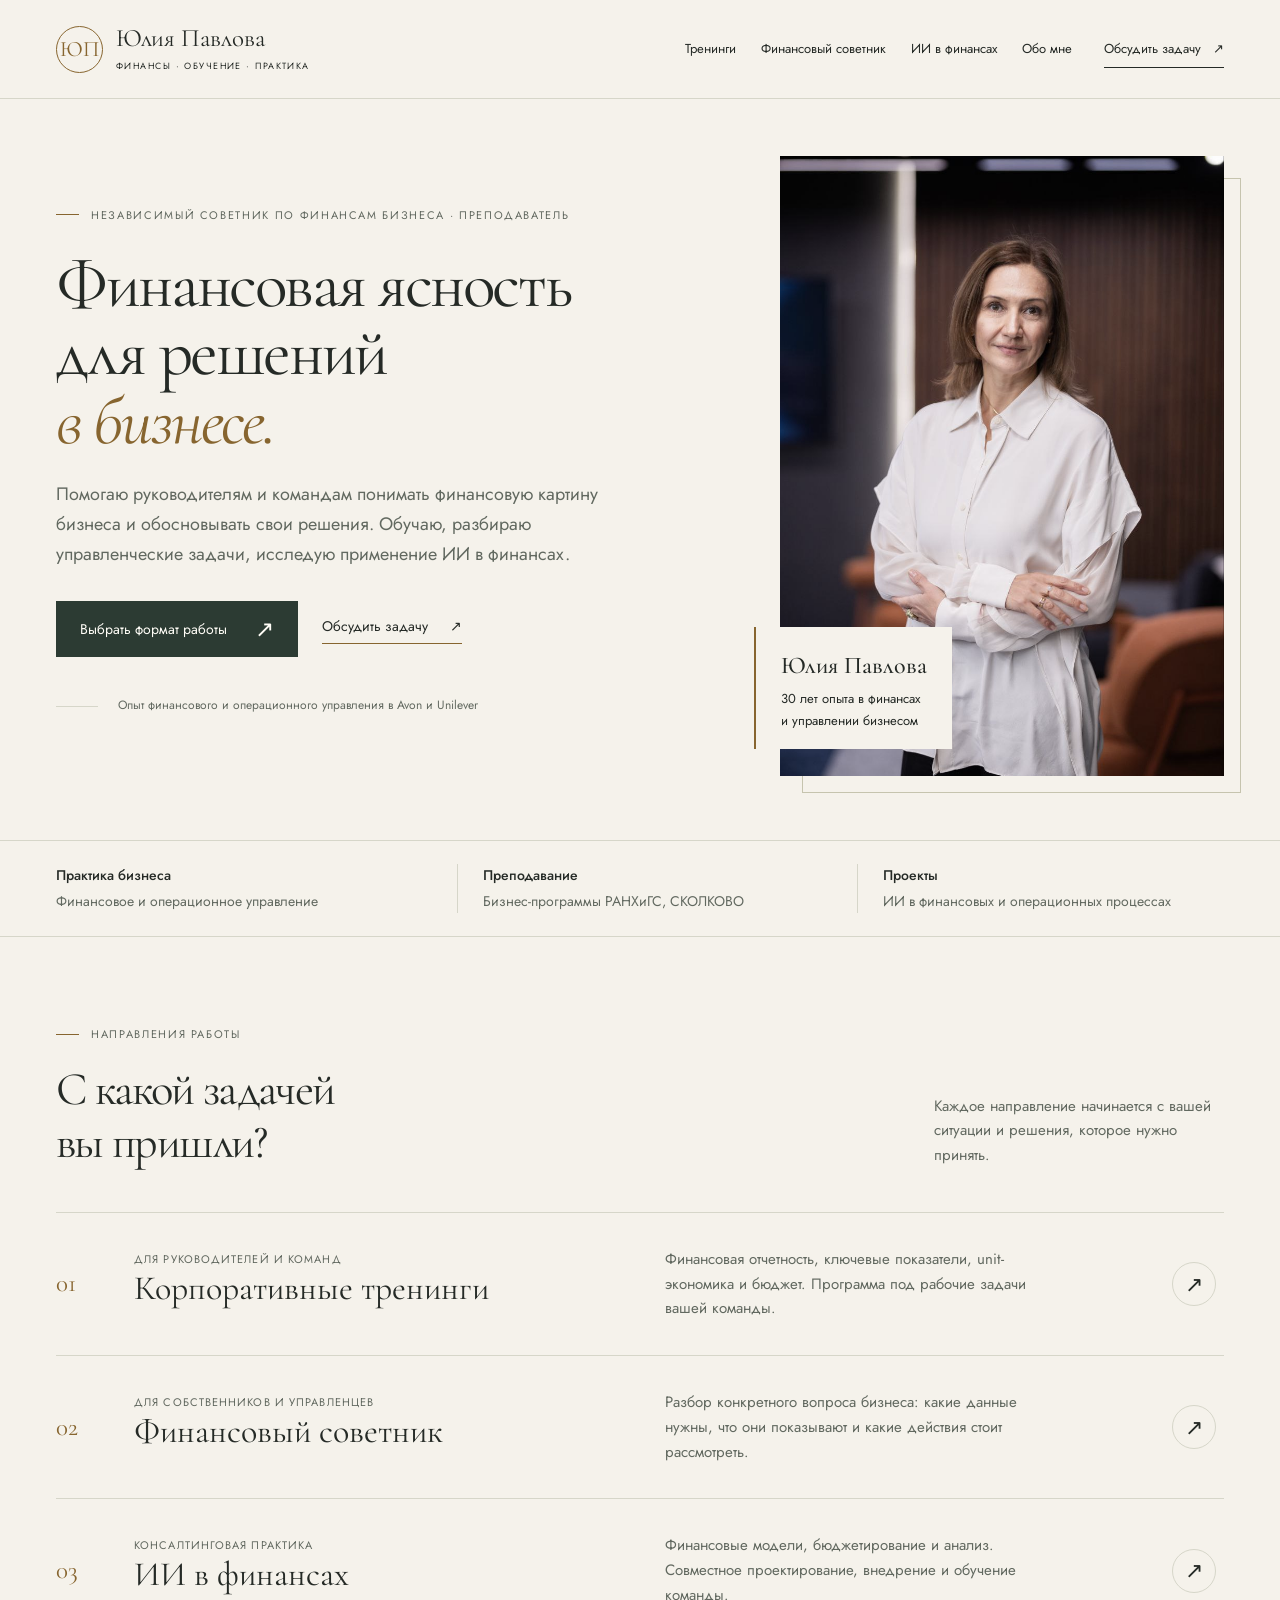
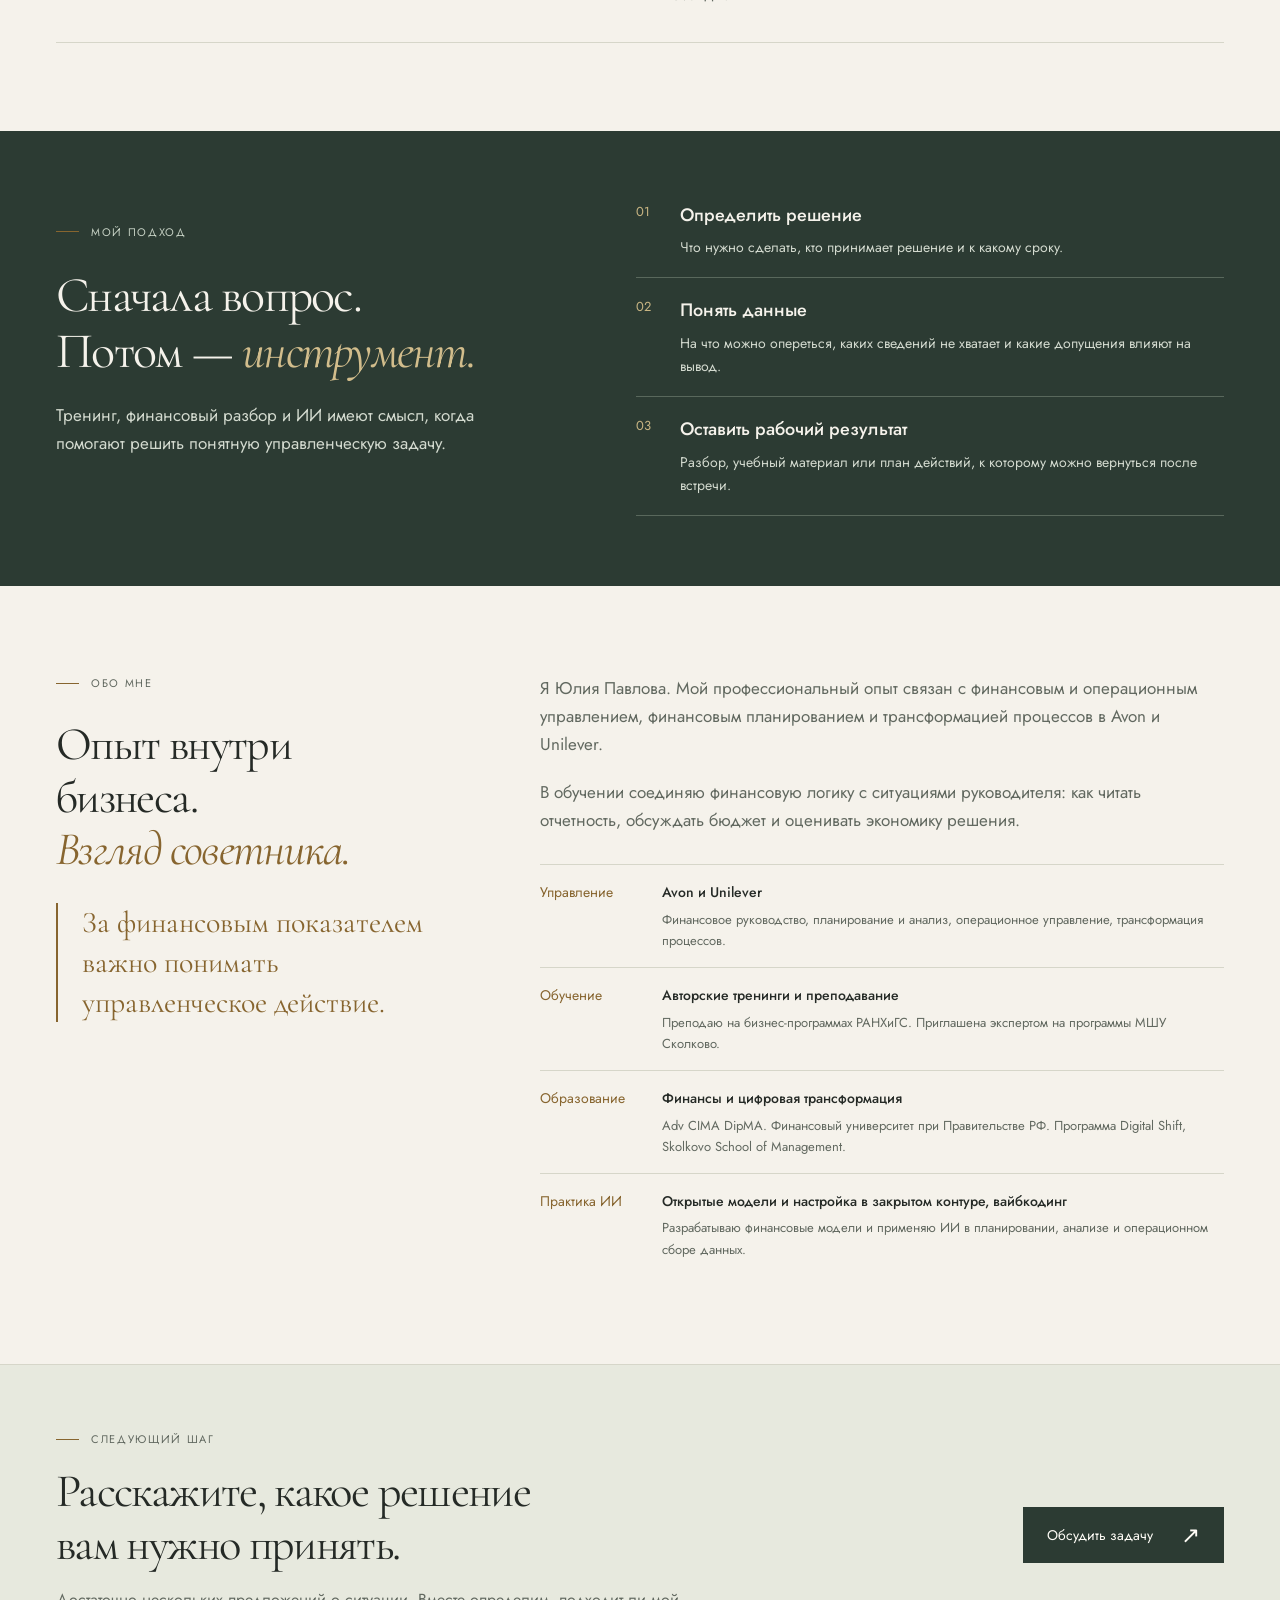
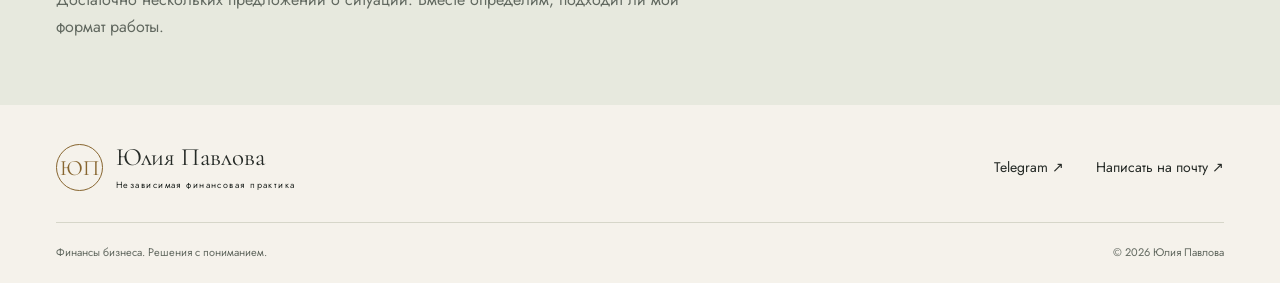
<file: index.html>
<!doctype html><html lang="ru"><head><meta charset="utf-8"><meta name="viewport" content="width=device-width, initial-scale=1"><meta name="theme-color" content="#f5f2eb"><title>Финансовый советник и преподаватель — Юлия Павлова</title><meta name="description" content="Юлия Павлова: корпоративные тренинги, финансовая диагностика бизнеса и практика ИИ в финансах."><link rel="icon" href="assets/favicon.svg" type="image/svg+xml"><link rel="stylesheet" href="assets/fonts.css"><link rel="stylesheet" href="assets/style.css"><script src="assets/app.js" defer></script><link rel="canonical" href="https://juliaalexpavlova-eng.github.io/finance-practice/"></head><body><a class="skip" href="#main">Перейти к содержанию</a><header class="header"><div class="wrap header-inner"><a class="brand" href="index.html" aria-label="Юлия Павлова — главная"><span class="monogram" aria-hidden="true">ЮП</span><span>Юлия Павлова<small>ФИНАНСЫ · ОБУЧЕНИЕ · ПРАКТИКА</small></span></a><button class="menu-toggle" aria-expanded="false" aria-controls="nav" aria-label="Открыть меню">Меню <span aria-hidden="true">+</span></button><nav id="nav" aria-label="Основная навигация"><a href="training.html">Тренинги</a><a href="advisory.html">Финансовый советник</a><a href="local-ai.html">ИИ в финансах</a><a class="nav-about" href="index.html#about">Обо мне</a><a class="nav-contact" href="contact.html">Обсудить задачу <span aria-hidden="true">↗</span></a></nav></div></header><main id="main">
<section class="home-hero"><div class="wrap hero-layout"><div class="hero-copy"><p class="eyebrow"><span aria-hidden="true"></span>Независимый советник по финансам бизнеса · Преподаватель</p><h1>Финансовая ясность<br>для решений<br><em>в бизнесе.</em></h1><p class="lead">Помогаю руководителям и командам понимать финансовую картину бизнеса и обосновывать свои решения. Обучаю, разбираю управленческие задачи, исследую применение ИИ в финансах.</p><div class="actions"><a class="button" href="#directions">Выбрать формат работы <span aria-hidden="true">↗</span></a><a class="text-link" href="contact.html">Обсудить задачу <span aria-hidden="true">↗</span></a></div><p class="hero-foot">Опыт финансового и операционного управления в Avon и Unilever</p></div><figure class="portrait-block"><img src="assets/julia-pavlova.jpg" width="854" height="1280" alt="Юлия Павлова" fetchpriority="high"><figcaption><strong>Юлия Павлова</strong>30 лет опыта в финансах<br>и управлении бизнесом</figcaption></figure></div></section>
<div class="intro-strip"><div class="wrap"><p><strong>Практика бизнеса</strong>Финансовое и операционное управление</p><p><strong>Преподавание</strong>Бизнес-программы РАНХиГС, СКОЛКОВО</p><p><strong>Проекты</strong>ИИ в финансовых и операционных процессах</p></div></div>
<section class="section" id="directions"><div class="wrap"><div class="section-heading"><div><p class="eyebrow"><span aria-hidden="true"></span>Направления работы</p><h2>С какой задачей<br>вы пришли?</h2></div><p>Каждое направление начинается с вашей ситуации и решения, которое нужно принять.</p></div><div class="service-list"><a class="service-row" href="training.html"><span class="service-number">01</span><div><p class="small-label">Для руководителей и команд</p><h3>Корпоративные тренинги</h3></div><p>Финансовая отчетность, ключевые показатели, unit-экономика и бюджет. Программа под рабочие задачи вашей команды.</p><span class="round-arrow" aria-hidden="true">↗</span></a><a class="service-row" href="advisory.html"><span class="service-number">02</span><div><p class="small-label">Для собственников и управленцев</p><h3>Финансовый советник</h3></div><p>Разбор конкретного вопроса бизнеса: какие данные нужны, что они показывают и какие действия стоит рассмотреть.</p><span class="round-arrow" aria-hidden="true">↗</span></a><a class="service-row" href="local-ai.html"><span class="service-number">03</span><div><p class="small-label">Консалтинговая практика</p><h3>ИИ в финансах</h3></div><p>Финансовые модели, бюджетирование и анализ. Совместное проектирование, внедрение и обучение команды.</p><span class="round-arrow" aria-hidden="true">↗</span></a></div></div></section>
<section class="approach"><div class="wrap"><div><p class="eyebrow"><span aria-hidden="true"></span>Мой подход</p><h2>Сначала вопрос.<br>Потом — <em style="color:#d2bd8c">инструмент.</em></h2><p>Тренинг, финансовый разбор и ИИ имеют смысл, когда помогают решить понятную управленческую задачу.</p></div><ol class="principles"><li><span>01</span><div><strong>Определить решение</strong><p>Что нужно сделать, кто принимает решение и к какому сроку.</p></div></li><li><span>02</span><div><strong>Понять данные</strong><p>На что можно опереться, каких сведений не хватает и какие допущения влияют на вывод.</p></div></li><li><span>03</span><div><strong>Оставить рабочий результат</strong><p>Разбор, учебный материал или план действий, к которому можно вернуться после встречи.</p></div></li></ol></div></section>
<section class="section" id="about"><div class="wrap about-grid"><div><p class="eyebrow"><span aria-hidden="true"></span>Обо мне</p><h2>Опыт внутри бизнеса.<br><em>Взгляд советника.</em></h2><p class="about-note">За финансовым показателем важно понимать управленческое действие.</p></div><div class="about-body"><p>Я Юлия Павлова. Мой профессиональный опыт связан с финансовым и операционным управлением, финансовым планированием и трансформацией процессов в Avon и Unilever.</p><p>В обучении соединяю финансовую логику с ситуациями руководителя: как читать отчетность, обсуждать бюджет и оценивать экономику решения.</p><div class="timeline"><div><time>Управление</time><div><strong>Avon и Unilever</strong><small>Финансовое руководство, планирование и анализ, операционное управление, трансформация процессов.</small></div></div><div><time>Обучение</time><div><strong>Авторские тренинги и преподавание</strong><small>Преподаю на бизнес-программах РАНХиГС. Приглашена экспертом на программы МШУ Сколково.</small></div></div><div><time>Образование</time><div><strong>Финансы и цифровая трансформация</strong><small>Adv CIMA DipMA. Финансовый университет при Правительстве РФ. Программа Digital Shift, Skolkovo School of Management.</small></div></div><div><time>Практика ИИ</time><div><strong>Открытые модели и настройка в закрытом контуре, вайбкодинг</strong><small>Разрабатываю финансовые модели и применяю ИИ в планировании, анализе и операционном сборе данных.</small></div></div></div></div></div></section>
<section class="closing"><div class="wrap closing-inner"><div><p class="eyebrow"><span aria-hidden="true"></span>Следующий шаг</p><h2>Расскажите, какое решение<br>вам нужно принять.</h2><p>Достаточно нескольких предложений о ситуации. Вместе определим, подходит ли мой формат работы.</p></div><a class="button" href="contact.html">Обсудить задачу <span aria-hidden="true">↗</span></a></div></section></main><footer class="footer"><div class="wrap footer-top"><a class="brand" href="index.html"><span class="monogram" aria-hidden="true">ЮП</span><span>Юлия Павлова<small>Независимая финансовая практика</small></span></a><div class="footer-links"><a href="https://t.me/JuliaAPavlova" target="_blank" rel="noopener noreferrer">Telegram <span aria-hidden="true">↗</span></a><a href="mailto:julia.alex.pavlova@gmail.com">Написать на почту <span aria-hidden="true">↗</span></a></div></div><div class="wrap footer-bottom"><span>Финансы бизнеса. Решения с пониманием.</span><span>© 2026 Юлия Павлова</span></div></footer></body></html>
</file>
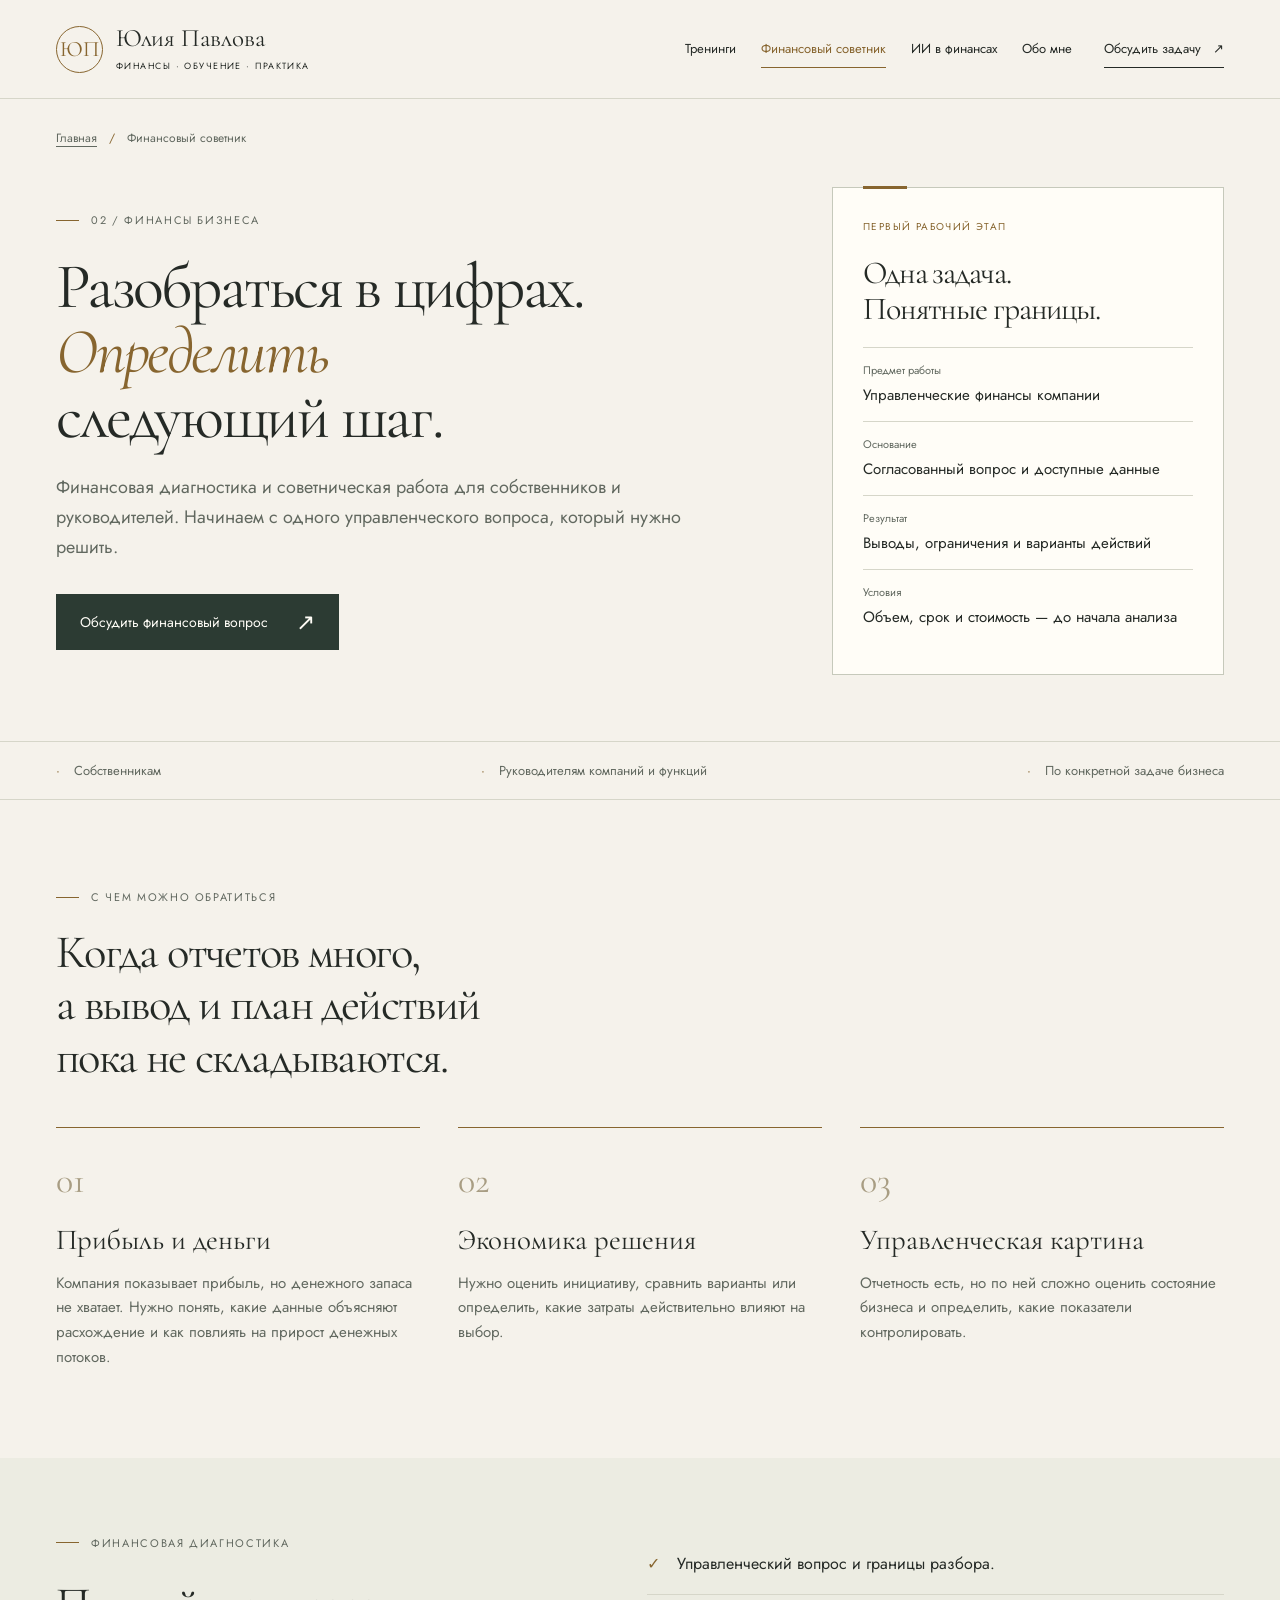
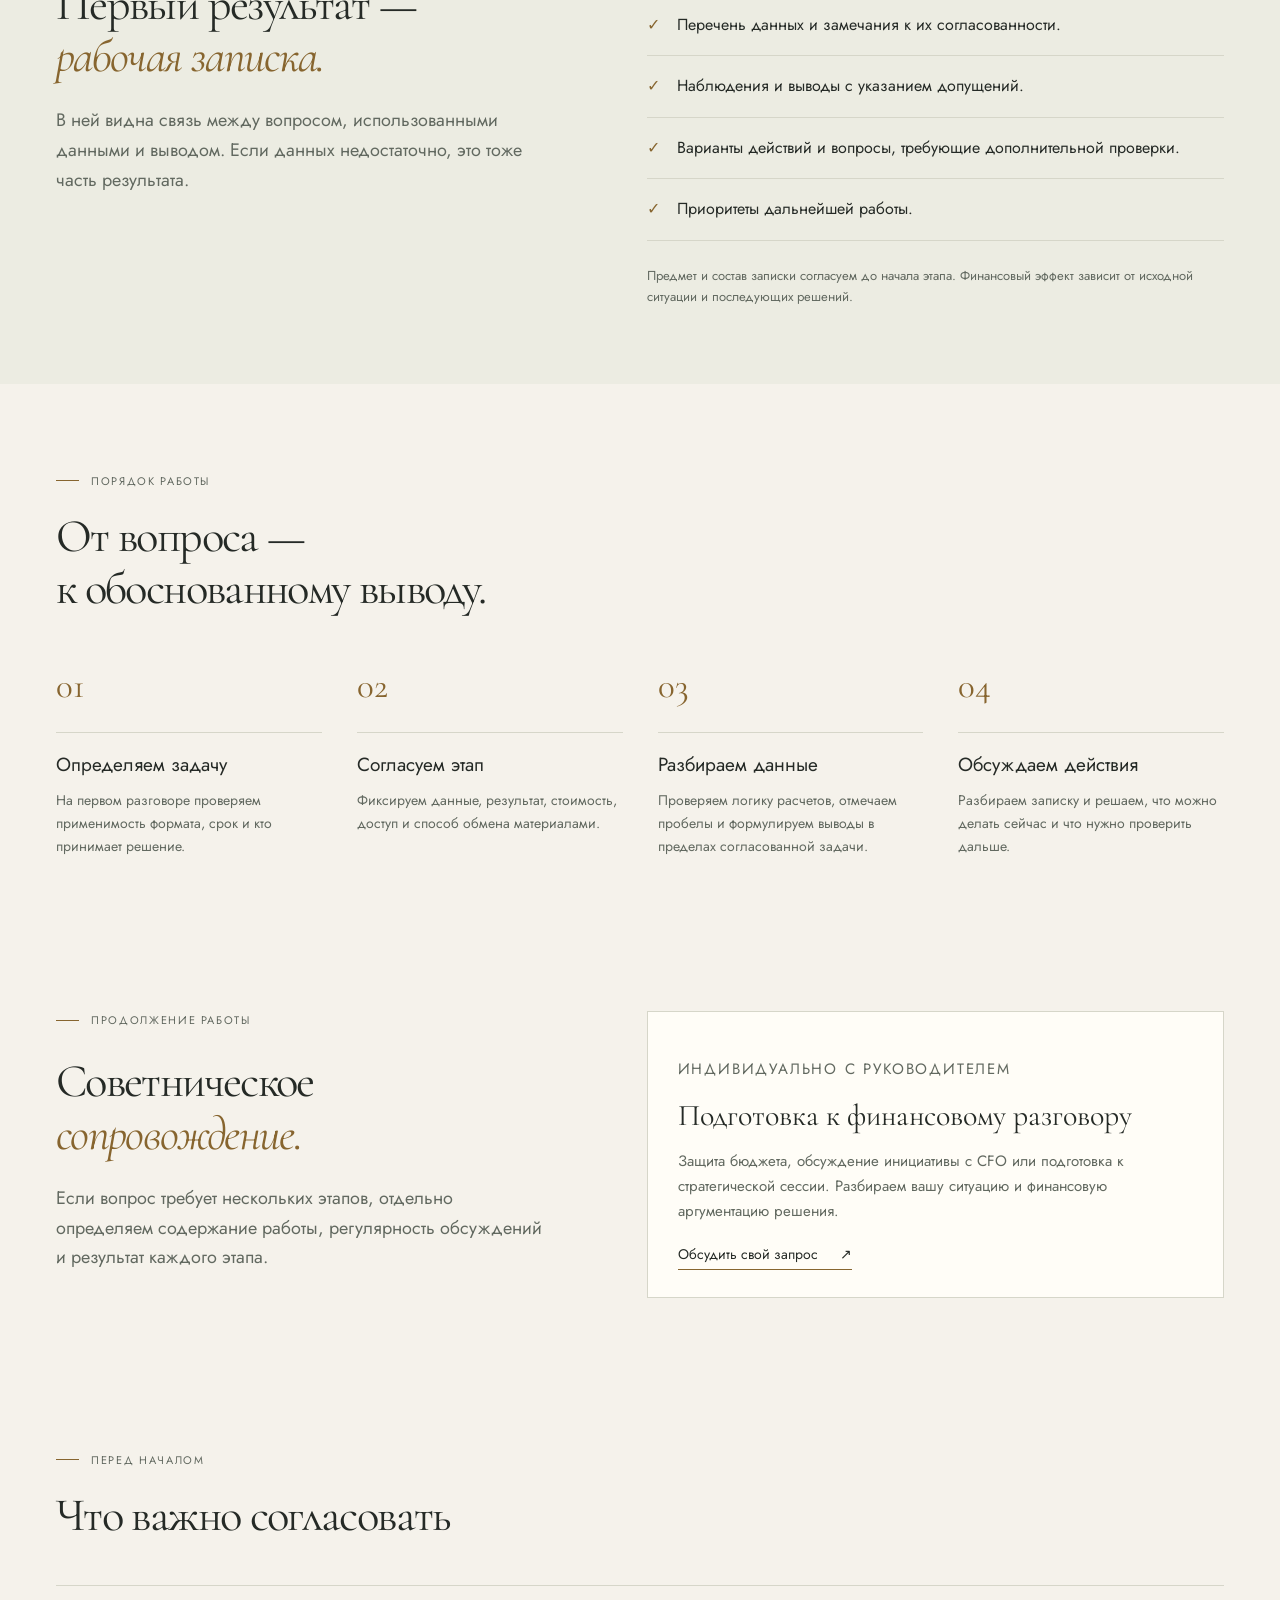
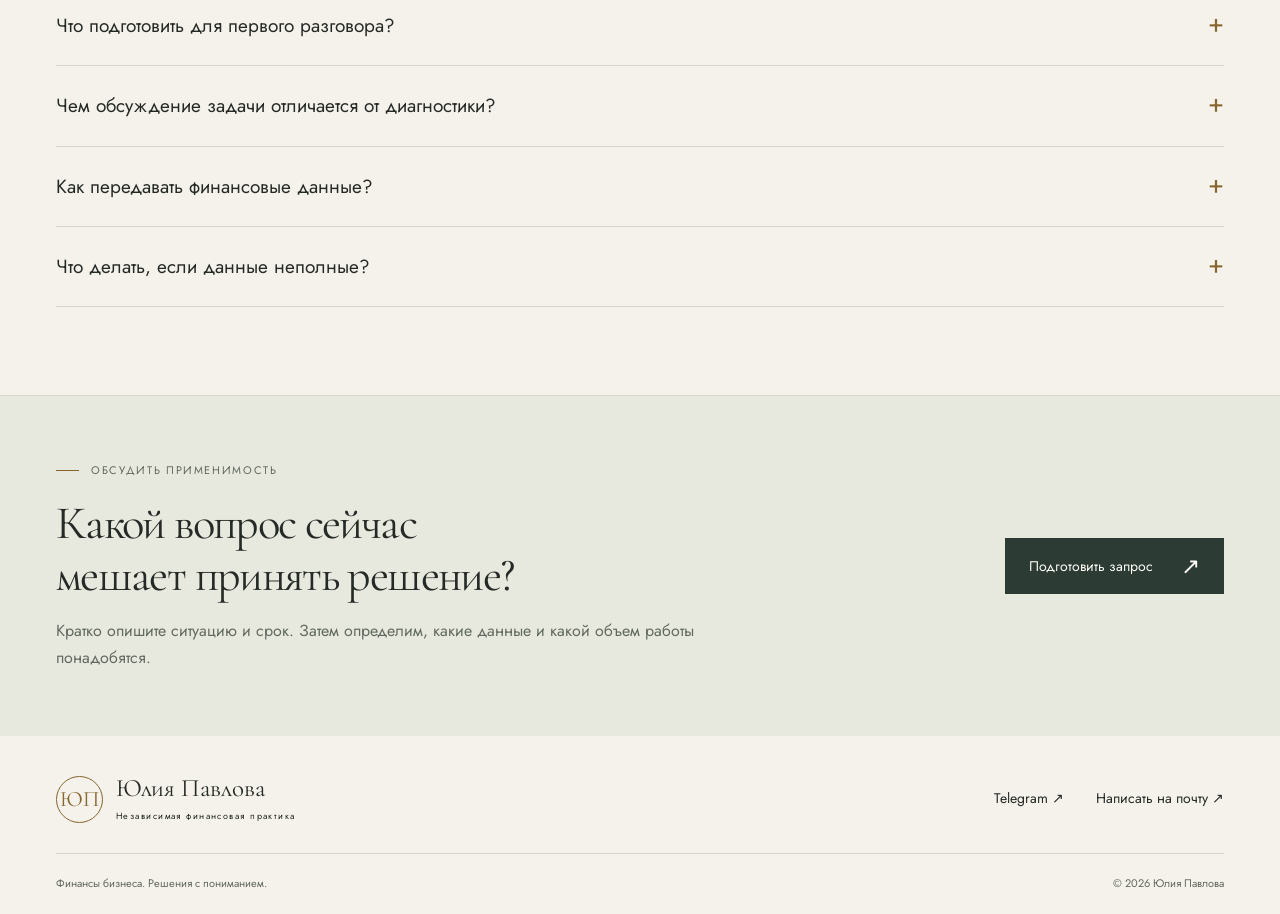
<file: advisory.html>
<!doctype html><html lang="ru"><head><meta charset="utf-8"><meta name="viewport" content="width=device-width, initial-scale=1"><meta name="theme-color" content="#f5f2eb"><title>Финансовая диагностика и советническая работа — Юлия Павлова</title><meta name="description" content="Разбор управленческих финансов бизнеса: отчетность, денежные потоки, экономика решений. Финансовая диагностика и работа с руководителем."><link rel="icon" href="assets/favicon.svg" type="image/svg+xml"><link rel="stylesheet" href="assets/fonts.css"><link rel="stylesheet" href="assets/style.css"><script src="assets/app.js" defer></script><link rel="canonical" href="https://juliaalexpavlova-eng.github.io/finance-practice/advisory.html"></head><body><a class="skip" href="#main">Перейти к содержанию</a><header class="header"><div class="wrap header-inner"><a class="brand" href="index.html" aria-label="Юлия Павлова — главная"><span class="monogram" aria-hidden="true">ЮП</span><span>Юлия Павлова<small>ФИНАНСЫ · ОБУЧЕНИЕ · ПРАКТИКА</small></span></a><button class="menu-toggle" aria-expanded="false" aria-controls="nav" aria-label="Открыть меню">Меню <span aria-hidden="true">+</span></button><nav id="nav" aria-label="Основная навигация"><a href="training.html">Тренинги</a><a href="advisory.html" aria-current="page">Финансовый советник</a><a href="local-ai.html">ИИ в финансах</a><a class="nav-about" href="index.html#about">Обо мне</a><a class="nav-contact" href="contact.html">Обсудить задачу <span aria-hidden="true">↗</span></a></nav></div></header><main id="main">
<div class="wrap breadcrumb"><a href="index.html">Главная</a><span>/</span>Финансовый советник</div><section class="landing-hero"><div class="wrap landing-grid"><div><p class="eyebrow"><span aria-hidden="true"></span>02 / Финансы бизнеса</p><h1>Разобраться в цифрах.<br><em>Определить</em><br>следующий шаг.</h1><p class="lead">Финансовая диагностика и советническая работа для собственников и руководителей. Начинаем с одного управленческого вопроса, который нужно решить.</p><div class="actions"><a class="button" href="contact.html?service=advisory">Обсудить финансовый вопрос <span aria-hidden="true">↗</span></a></div></div><aside class="spec"><p class="spec-title">Первый рабочий этап</p><h2>Одна задача.<br>Понятные границы.</h2><dl><div><dt>Предмет работы</dt><dd>Управленческие финансы компании</dd></div><div><dt>Основание</dt><dd>Согласованный вопрос и доступные данные</dd></div><div><dt>Результат</dt><dd>Выводы, ограничения и варианты действий</dd></div><div><dt>Условия</dt><dd>Объем, срок и стоимость — до начала анализа</dd></div></dl></aside></div></section>
<div class="topic-strip"><div class="wrap"><span>Собственникам</span><span>Руководителям компаний и функций</span><span>По конкретной задаче бизнеса</span></div></div>
<section class="section"><div class="wrap"><div class="section-heading"><div><p class="eyebrow"><span aria-hidden="true"></span>С чем можно обратиться</p><h2>Когда отчетов много,<br>а вывод и план действий<br>пока не складываются.</h2></div></div><div class="situation-list"><article class="situation"><span>01</span><h3>Прибыль и деньги</h3><p>Компания показывает прибыль, но денежного запаса не хватает. Нужно понять, какие данные объясняют расхождение и как повлиять на прирост денежных потоков.</p></article><article class="situation"><span>02</span><h3>Экономика решения</h3><p>Нужно оценить инициативу, сравнить варианты или определить, какие затраты действительно влияют на выбор.</p></article><article class="situation"><span>03</span><h3>Управленческая картина</h3><p>Отчетность есть, но по ней сложно оценить состояние бизнеса и определить, какие показатели контролировать.</p></article></div></div></section>
<section class="curriculum"><div class="wrap split-section"><div><p class="eyebrow"><span aria-hidden="true"></span>Финансовая диагностика</p><h2>Первый результат —<br><em>рабочая записка.</em></h2><p class="lead" style="margin-top:24px">В ней видна связь между вопросом, использованными данными и выводом. Если данных недостаточно, это тоже часть результата.</p></div><div><ul class="check-list"><li>Управленческий вопрос и границы разбора.</li><li>Перечень данных и замечания к их согласованности.</li><li>Наблюдения и выводы с указанием допущений.</li><li>Варианты действий и вопросы, требующие дополнительной проверки.</li><li>Приоритеты дальнейшей работы.</li></ul><p class="soft-note">Предмет и состав записки согласуем до начала этапа. Финансовый эффект зависит от исходной ситуации и последующих решений.</p></div></div></section>
<section class="section"><div class="wrap"><div class="section-heading"><div><p class="eyebrow"><span aria-hidden="true"></span>Порядок работы</p><h2>От вопроса —<br>к обоснованному выводу.</h2></div></div> <ol class="steps"><li><span class="step-number">01</span><h3>Определяем задачу</h3><p>На первом разговоре проверяем применимость формата, срок и кто принимает решение.</p></li><li><span class="step-number">02</span><h3>Согласуем этап</h3><p>Фиксируем данные, результат, стоимость, доступ и способ обмена материалами.</p></li><li><span class="step-number">03</span><h3>Разбираем данные</h3><p>Проверяем логику расчетов, отмечаем пробелы и формулируем выводы в пределах согласованной задачи.</p></li><li><span class="step-number">04</span><h3>Обсуждаем действия</h3><p>Разбираем записку и решаем, что можно делать сейчас и что нужно проверить дальше.</p></li></ol></div></section>
<section class="section-tight"><div class="wrap split-section"><div><p class="eyebrow"><span aria-hidden="true"></span>Продолжение работы</p><h2>Советническое<br><em>сопровождение.</em></h2><p class="lead" style="margin-top:24px">Если вопрос требует нескольких этапов, отдельно определяем содержание работы, регулярность обсуждений и результат каждого этапа.</p></div><div class="copy-card"><p class="small-heading">Индивидуально с руководителем</p><h3>Подготовка к финансовому разговору</h3><p>Защита бюджета, обсуждение инициативы с CFO или подготовка к стратегической сессии. Разбираем вашу ситуацию и финансовую аргументацию решения.</p><a class="text-link" href="contact.html?service=advisory">Обсудить свой запрос <span aria-hidden="true">↗</span></a></div></div></section>
<section class="section"><div class="wrap"><div class="section-heading"><div><p class="eyebrow"><span aria-hidden="true"></span>Перед началом</p><h2>Что важно согласовать</h2></div></div> <div class="faq"><details><summary>Что подготовить для первого разговора?<span aria-hidden="true">+</span></summary><div>Кратко опишите бизнес, решение, которое нужно принять, и срок. Достаточно назвать, какие отчеты у вас есть. Передавать сами финансовые документы на первом шаге не требуется.</div></details><details><summary>Чем обсуждение задачи отличается от диагностики?<span aria-hidden="true">+</span></summary><div>На первом разговоре определяем, подходит ли формат и какой этап нужен. Диагностика — отдельная платная работа с данными и заранее согласованным результатом.</div></details><details><summary>Как передавать финансовые данные?<span aria-hidden="true">+</span></summary><div>Сначала согласуем состав данных, условия доступа и способ обмена. В форму первичного запроса достаточно внести общее описание ситуации.</div></details><details><summary>Что делать, если данные неполные?<span aria-hidden="true">+</span></summary><div>Фиксируем ограничения. В зависимости от задачи либо работаем с явными допущениями, либо сначала определяем, какие сведения нужно восстановить.</div></details></div></div></section>
<section class="closing"><div class="wrap closing-inner"><div><p class="eyebrow"><span aria-hidden="true"></span>Обсудить применимость</p><h2>Какой вопрос сейчас<br>мешает принять решение?</h2><p>Кратко опишите ситуацию и срок. Затем определим, какие данные и какой объем работы понадобятся.</p></div><a class="button" href="contact.html?service=advisory">Подготовить запрос <span aria-hidden="true">↗</span></a></div></section></main><footer class="footer"><div class="wrap footer-top"><a class="brand" href="index.html"><span class="monogram" aria-hidden="true">ЮП</span><span>Юлия Павлова<small>Независимая финансовая практика</small></span></a><div class="footer-links"><a href="https://t.me/JuliaAPavlova" target="_blank" rel="noopener noreferrer">Telegram <span aria-hidden="true">↗</span></a><a href="mailto:julia.alex.pavlova@gmail.com">Написать на почту <span aria-hidden="true">↗</span></a></div></div><div class="wrap footer-bottom"><span>Финансы бизнеса. Решения с пониманием.</span><span>© 2026 Юлия Павлова</span></div></footer></body></html>
</file>
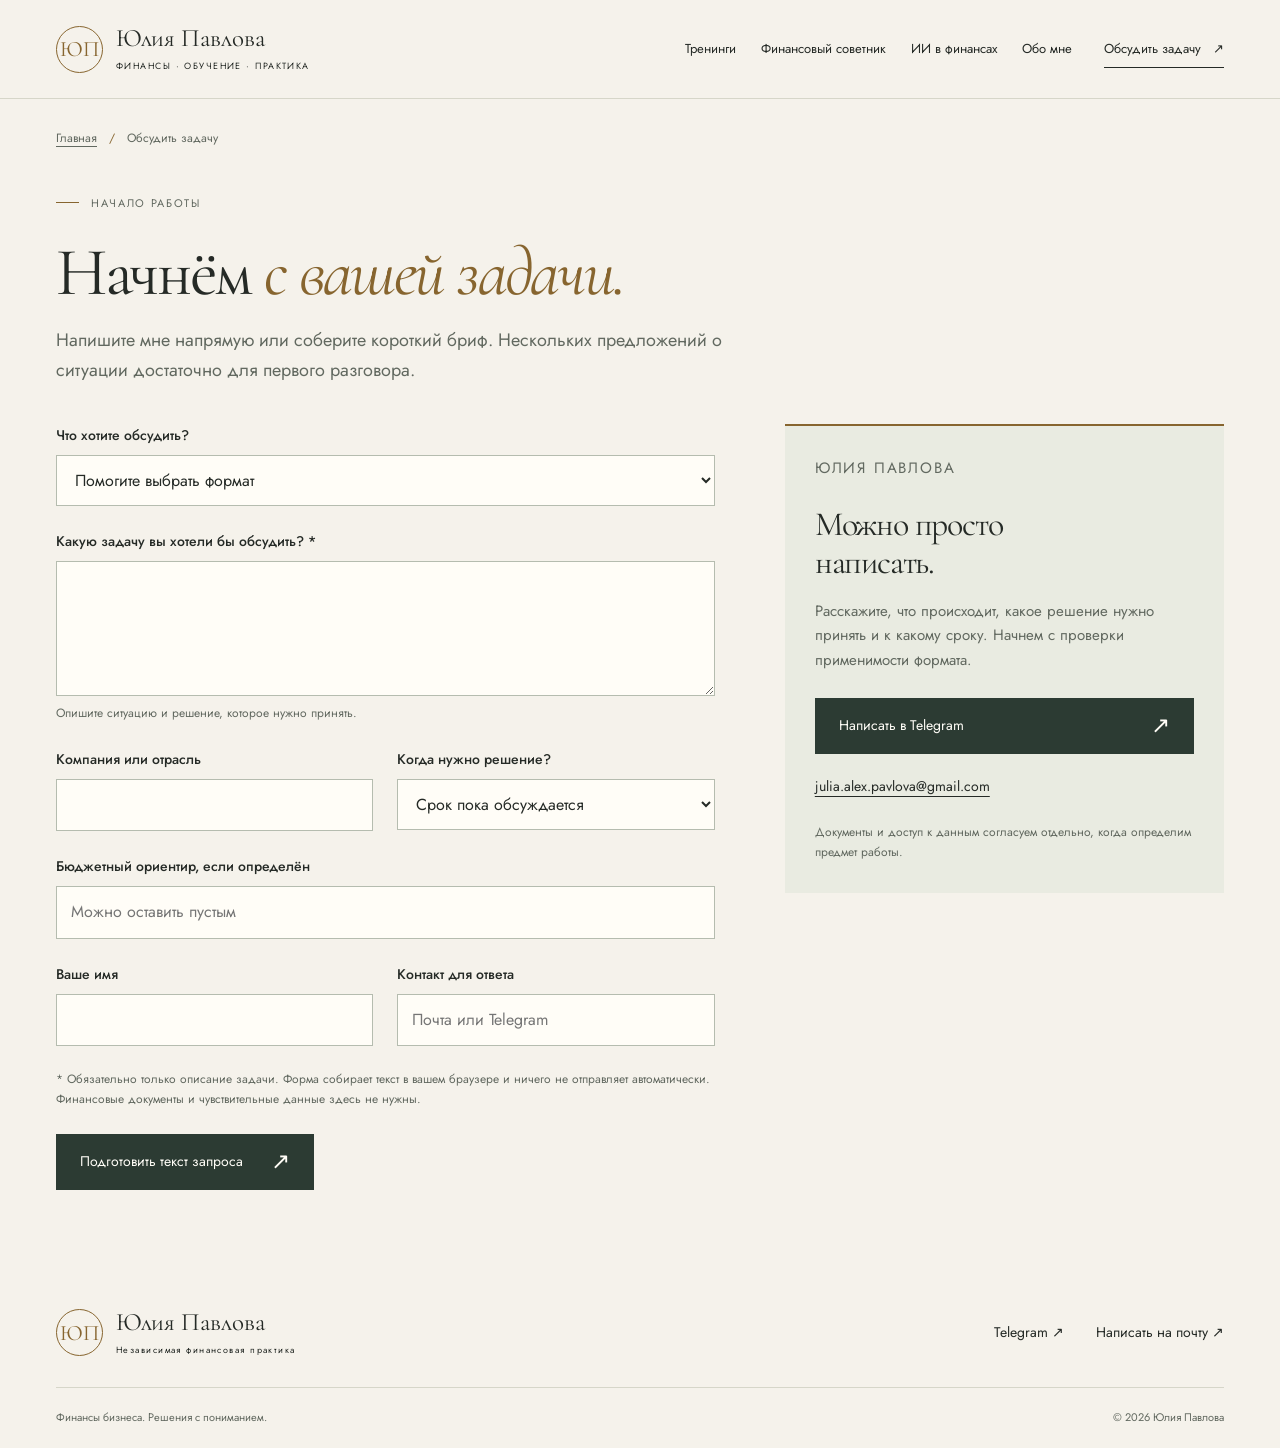
<file: contact.html>
<!doctype html><html lang="ru"><head><meta charset="utf-8"><meta name="viewport" content="width=device-width, initial-scale=1"><meta name="theme-color" content="#f5f2eb"><title>Обсудить задачу — Юлия Павлова</title><meta name="description" content="Связаться с Юлией Павловой: корпоративные тренинги, финансовая диагностика и ИИ в финансах. Подготовьте короткий бриф или напишите напрямую."><link rel="icon" href="assets/favicon.svg" type="image/svg+xml"><link rel="stylesheet" href="assets/fonts.css"><link rel="stylesheet" href="assets/style.css"><script src="assets/app.js" defer></script><link rel="canonical" href="https://juliaalexpavlova-eng.github.io/finance-practice/contact.html"></head><body><a class="skip" href="#main">Перейти к содержанию</a><header class="header"><div class="wrap header-inner"><a class="brand" href="index.html" aria-label="Юлия Павлова — главная"><span class="monogram" aria-hidden="true">ЮП</span><span>Юлия Павлова<small>ФИНАНСЫ · ОБУЧЕНИЕ · ПРАКТИКА</small></span></a><button class="menu-toggle" aria-expanded="false" aria-controls="nav" aria-label="Открыть меню">Меню <span aria-hidden="true">+</span></button><nav id="nav" aria-label="Основная навигация"><a href="training.html">Тренинги</a><a href="advisory.html">Финансовый советник</a><a href="local-ai.html">ИИ в финансах</a><a class="nav-about" href="index.html#about">Обо мне</a><a class="nav-contact" href="contact.html">Обсудить задачу <span aria-hidden="true">↗</span></a></nav></div></header><main id="main">
<div class="wrap breadcrumb"><a href="index.html">Главная</a><span>/</span>Обсудить задачу</div><section class="brief-hero"><div class="wrap"><p class="eyebrow"><span aria-hidden="true"></span>Начало работы</p><h1>Начнём <em>с вашей задачи.</em></h1><p class="lead">Напишите мне напрямую или соберите короткий бриф. Нескольких предложений о ситуации достаточно для первого разговора.</p></div></section><div class="wrap contact-layout"><div><form class="brief-form" id="brief-form"><div class="field full"><label for="service">Что хотите обсудить?</label><select id="service" name="service"><option value="unsure">Помогите выбрать формат</option><option value="training">Корпоративный тренинг</option><option value="advisory">Финансовая диагностика / советник</option><option value="ai">ИИ в финансах</option></select></div><div class="field full"><label id="problem-label" for="problem">Какую задачу вы хотели бы обсудить? *</label><textarea id="problem" name="problem" required minlength="15" maxlength="2000" aria-describedby="problem-hint"></textarea><small id="problem-hint">Опишите ситуацию и решение, которое нужно принять.</small></div><div class="field"><label for="company">Компания или отрасль</label><input id="company" name="company" maxlength="150" autocomplete="organization"></div><div class="field"><label for="timing">Когда нужно решение?</label><select id="timing" name="timing"><option>Срок пока обсуждается</option><option>В ближайший месяц</option><option>В течение квартала</option><option>Позже, планируем заранее</option></select></div><div class="field full"><label for="budget">Бюджетный ориентир, если определён</label><input id="budget" name="budget" maxlength="180" placeholder="Можно оставить пустым"></div><div class="field"><label for="name">Ваше имя</label><input id="name" name="name" maxlength="100" autocomplete="name"></div><div class="field"><label for="reply">Контакт для ответа</label><input id="reply" name="reply" maxlength="150" autocomplete="off" placeholder="Почта или Telegram"></div><p class="form-note">* Обязательно только описание задачи. Форма собирает текст в вашем браузере и ничего не отправляет автоматически. Финансовые документы и чувствительные данные здесь не нужны.</p><button class="button" type="submit">Подготовить текст запроса <span aria-hidden="true">↗</span></button></form><section class="brief-result" id="brief-result" aria-label="Готовый текст запроса" hidden><h2>Ваш запрос готов</h2><p class="result-note">Проверьте и при необходимости дополните текст. Затем скопируйте его в Telegram или откройте письмо.</p><label class="screen-reader" for="brief-output">Текст запроса</label><textarea id="brief-output" spellcheck="true"></textarea><div class="actions"><button class="button" id="copy-brief" type="button">Скопировать <span aria-hidden="true">↗</span></button><a class="button secondary" id="email-brief" href="mailto:julia.alex.pavlova@gmail.com">Открыть письмо <span aria-hidden="true">↗</span></a><button class="button secondary" id="download-brief" type="button">Скачать .txt <span aria-hidden="true">↓</span></button></div><p class="copy-status" id="copy-status" role="status" aria-live="polite"></p><p class="result-note">Сайт не отправляет запрос. В Telegram вставьте текст сами; почтовую программу откроет кнопка «Открыть письмо».</p></section><noscript><p class="program-note">Для сборки брифа включите JavaScript или напишите Юлии напрямую по контактам на этой странице.</p></noscript></div><aside class="contact-box"><p class="small-heading">Юлия Павлова</p><h2>Можно просто<br>написать.</h2><p>Расскажите, что происходит, какое решение нужно принять и к какому сроку. Начнем с проверки применимости формата.</p><a class="button" href="https://t.me/JuliaAPavlova">Написать в Telegram <span aria-hidden="true">↗</span></a><a class="contact-email" href="mailto:julia.alex.pavlova@gmail.com">julia.alex.pavlova@gmail.com</a><p class="soft-note">Документы и доступ к данным согласуем отдельно, когда определим предмет работы.</p></aside></div></main><footer class="footer"><div class="wrap footer-top"><a class="brand" href="index.html"><span class="monogram" aria-hidden="true">ЮП</span><span>Юлия Павлова<small>Независимая финансовая практика</small></span></a><div class="footer-links"><a href="https://t.me/JuliaAPavlova" target="_blank" rel="noopener noreferrer">Telegram <span aria-hidden="true">↗</span></a><a href="mailto:julia.alex.pavlova@gmail.com">Написать на почту <span aria-hidden="true">↗</span></a></div></div><div class="wrap footer-bottom"><span>Финансы бизнеса. Решения с пониманием.</span><span>© 2026 Юлия Павлова</span></div></footer></body></html>
</file>
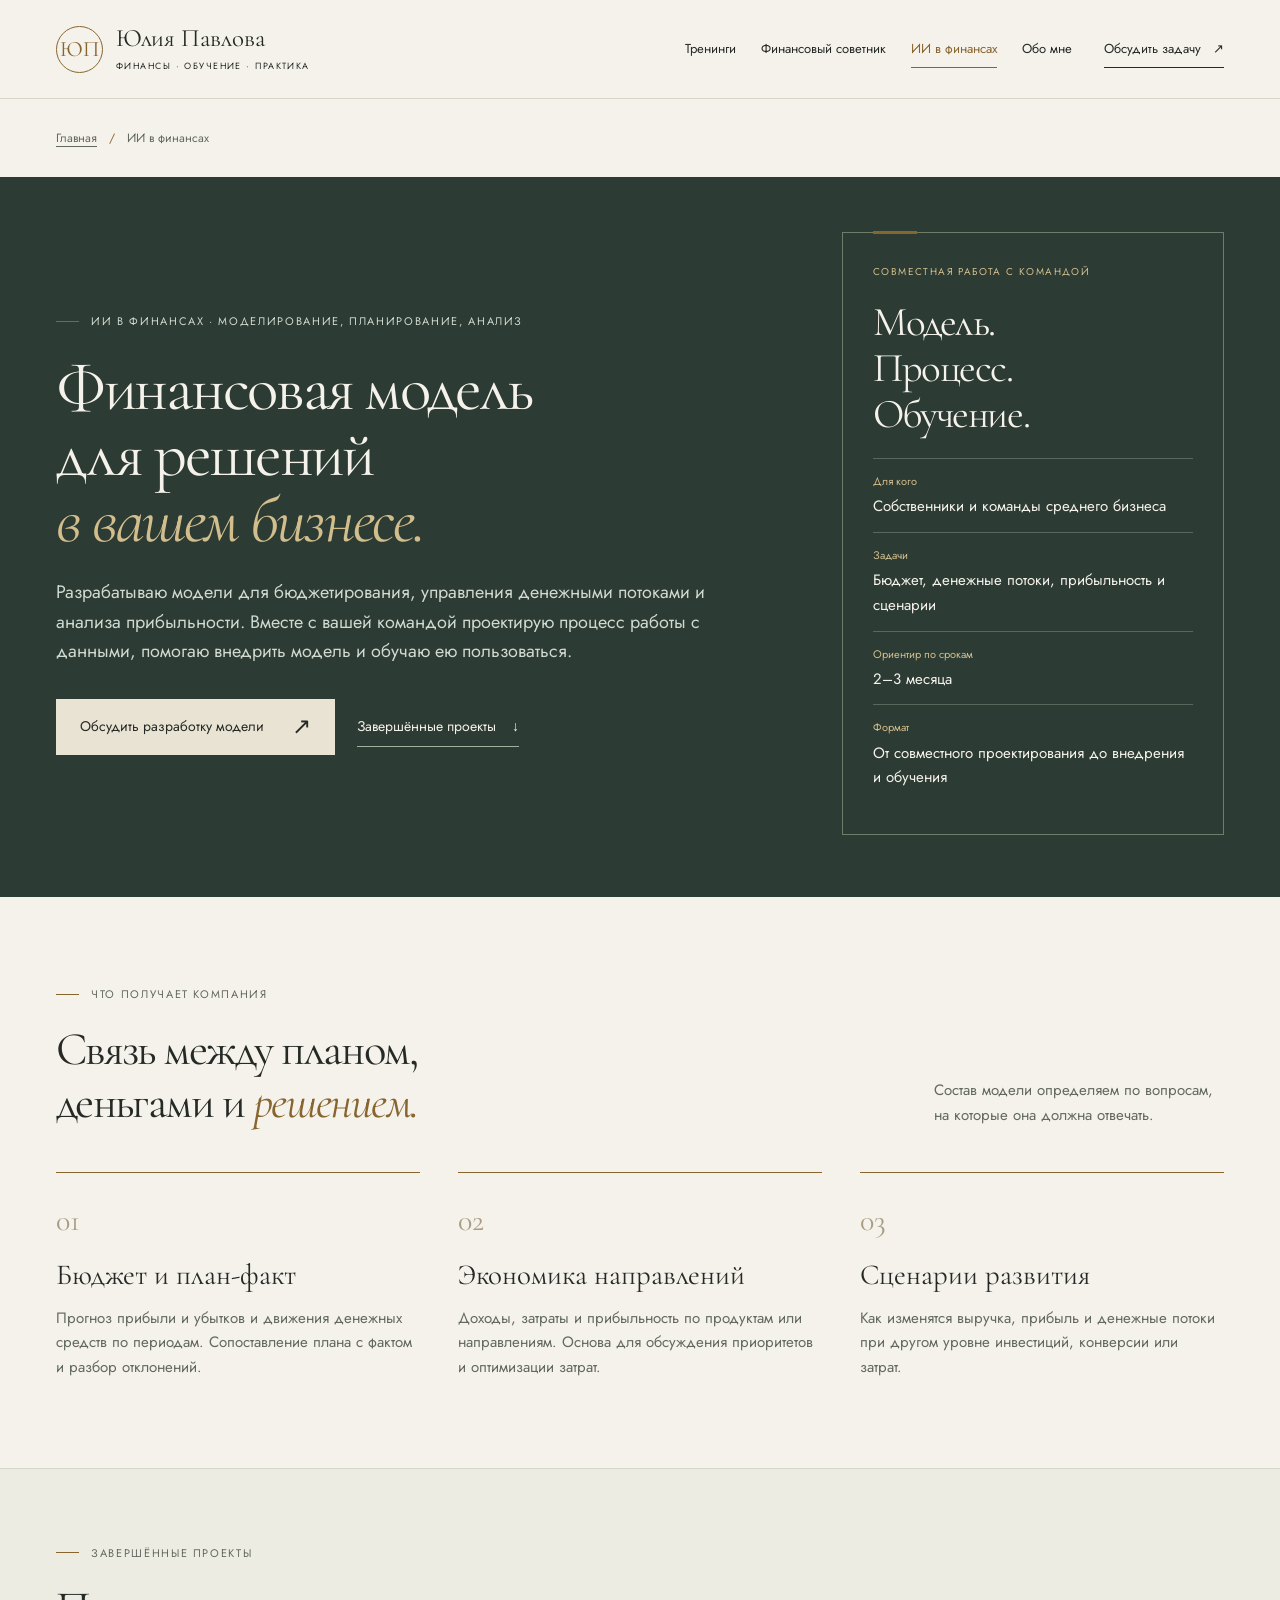
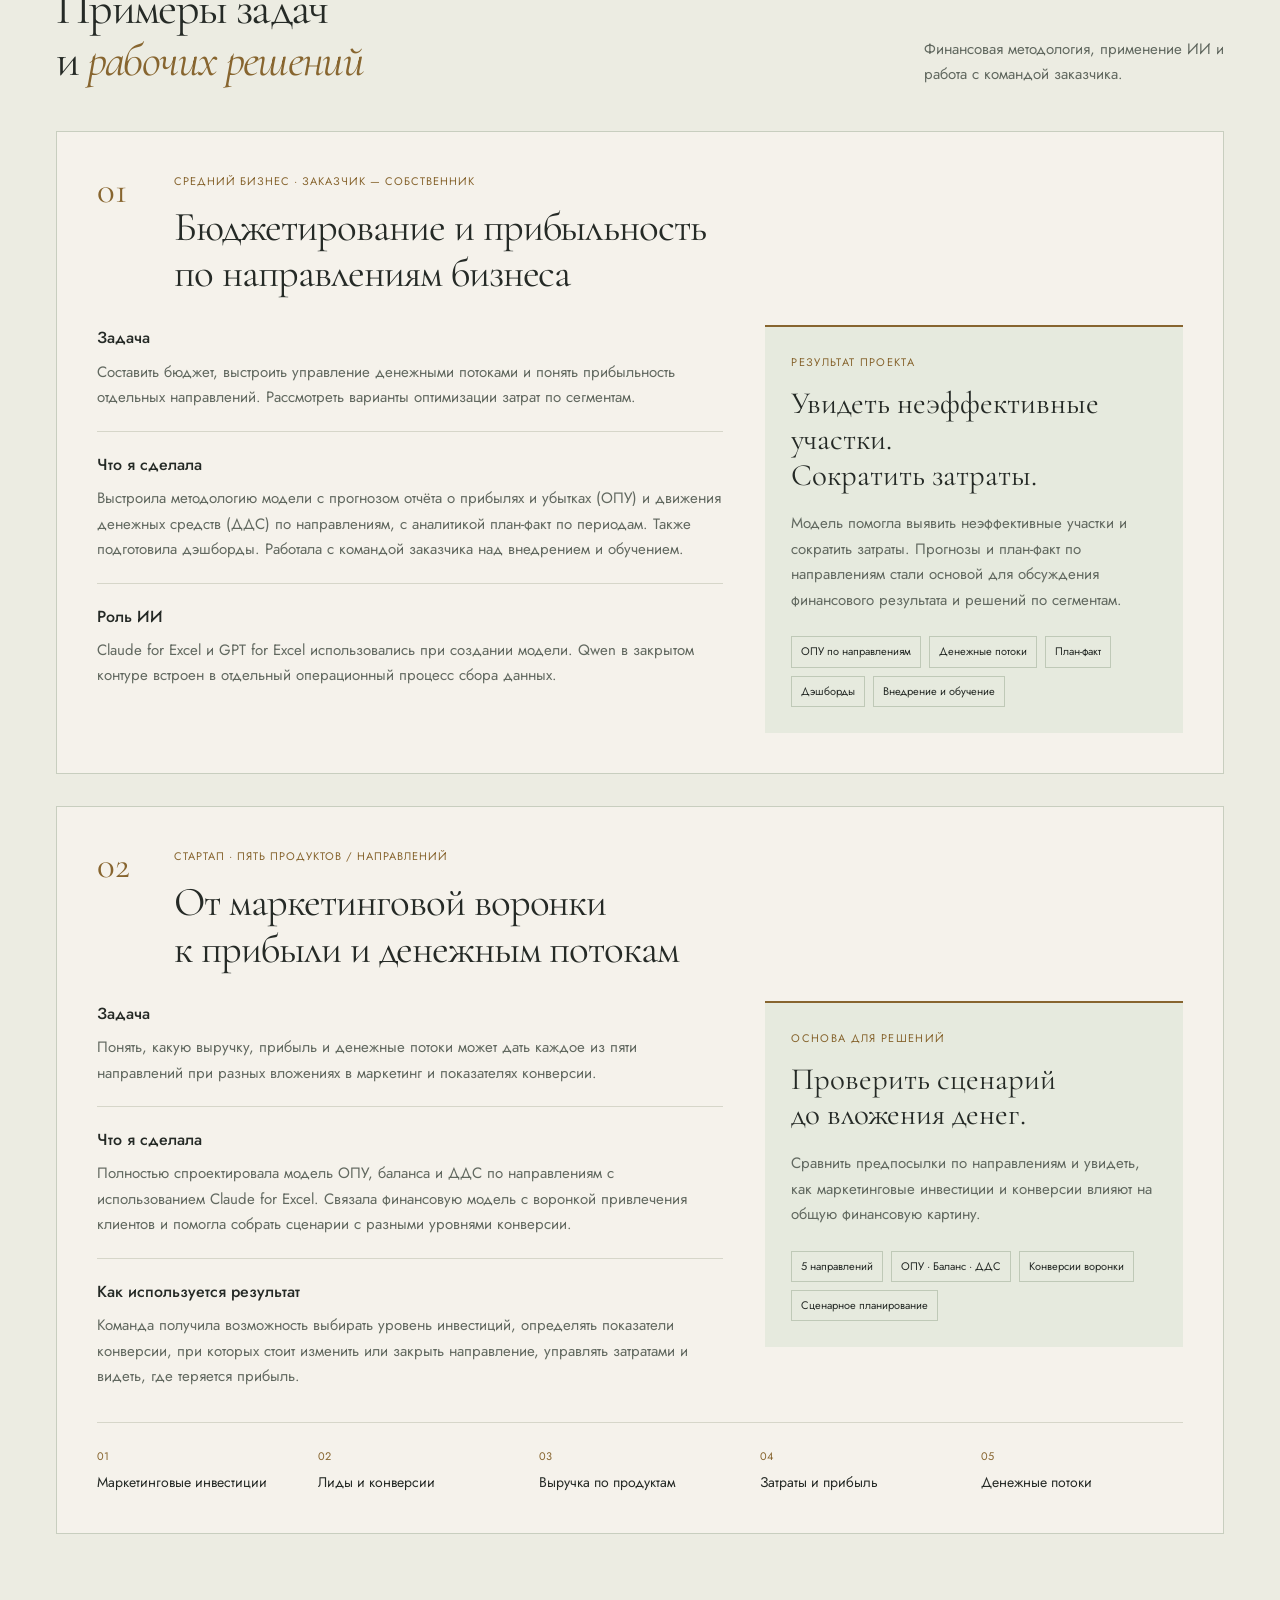
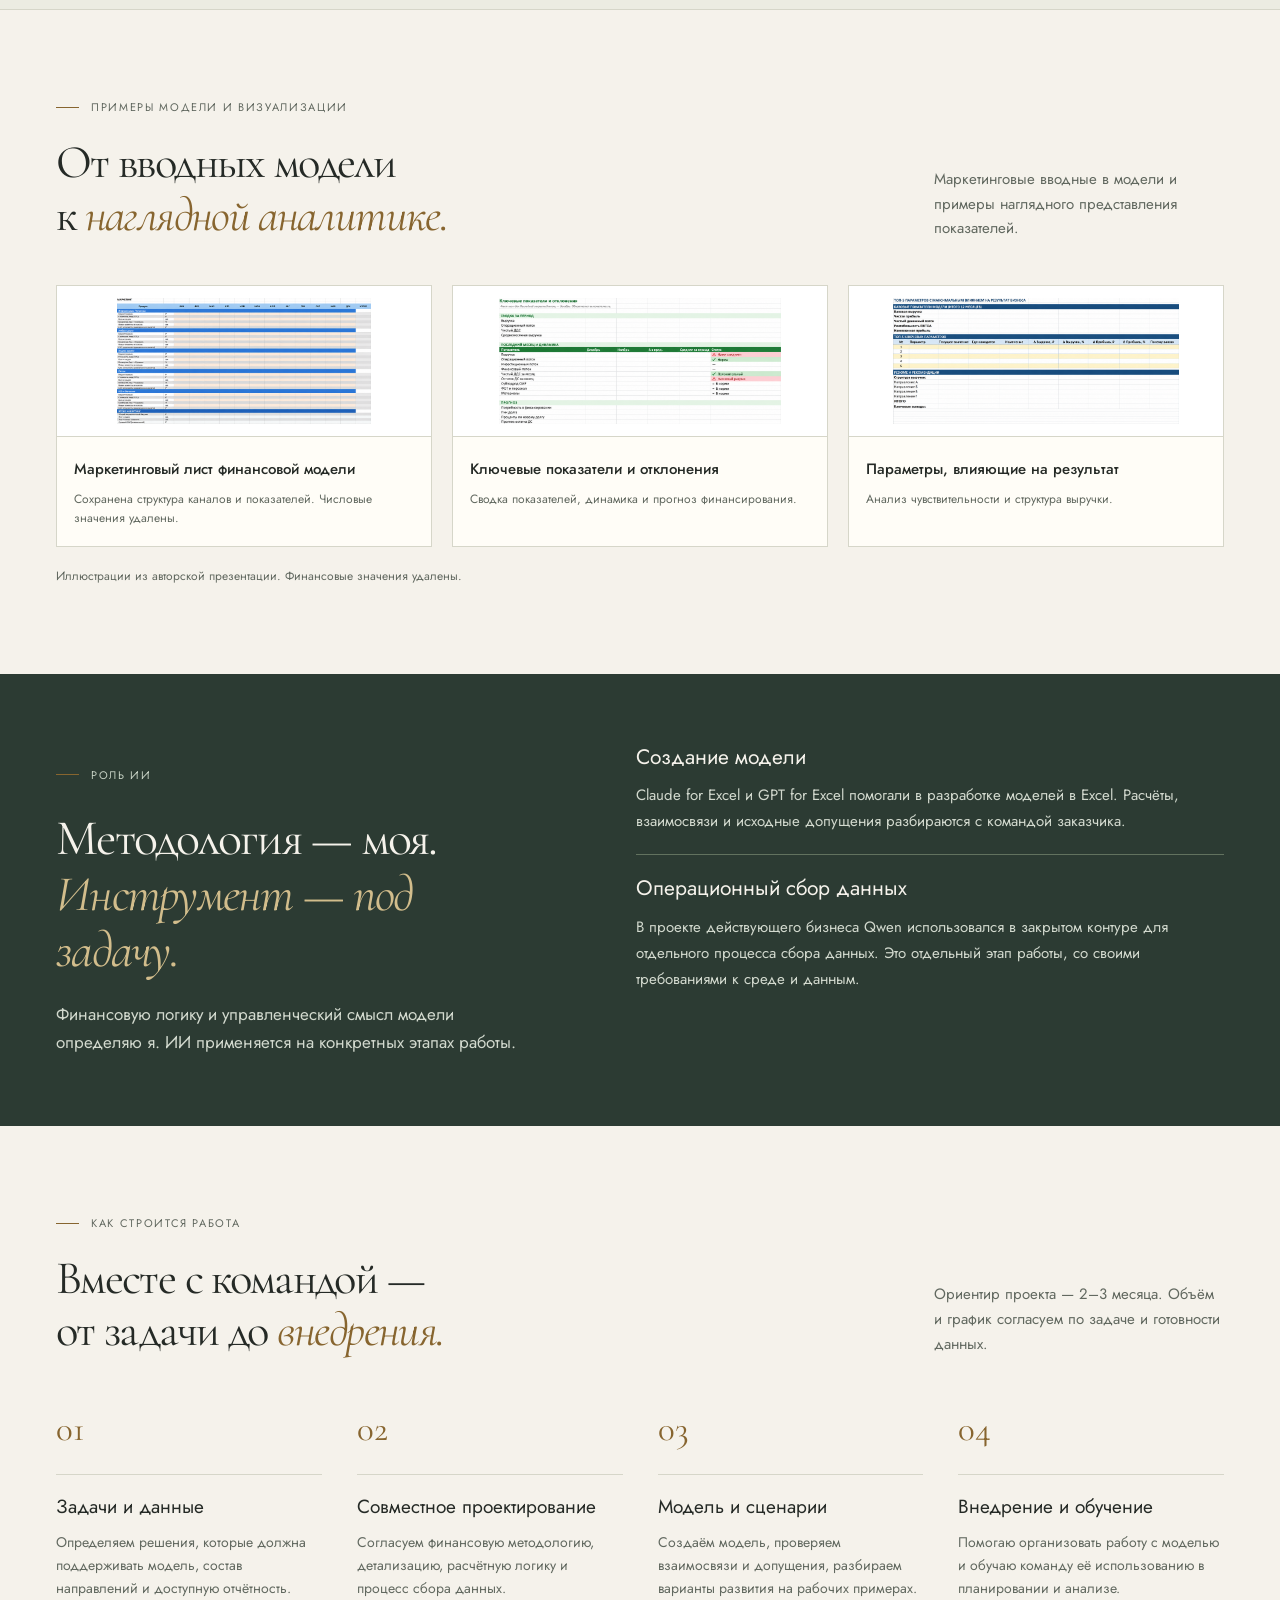
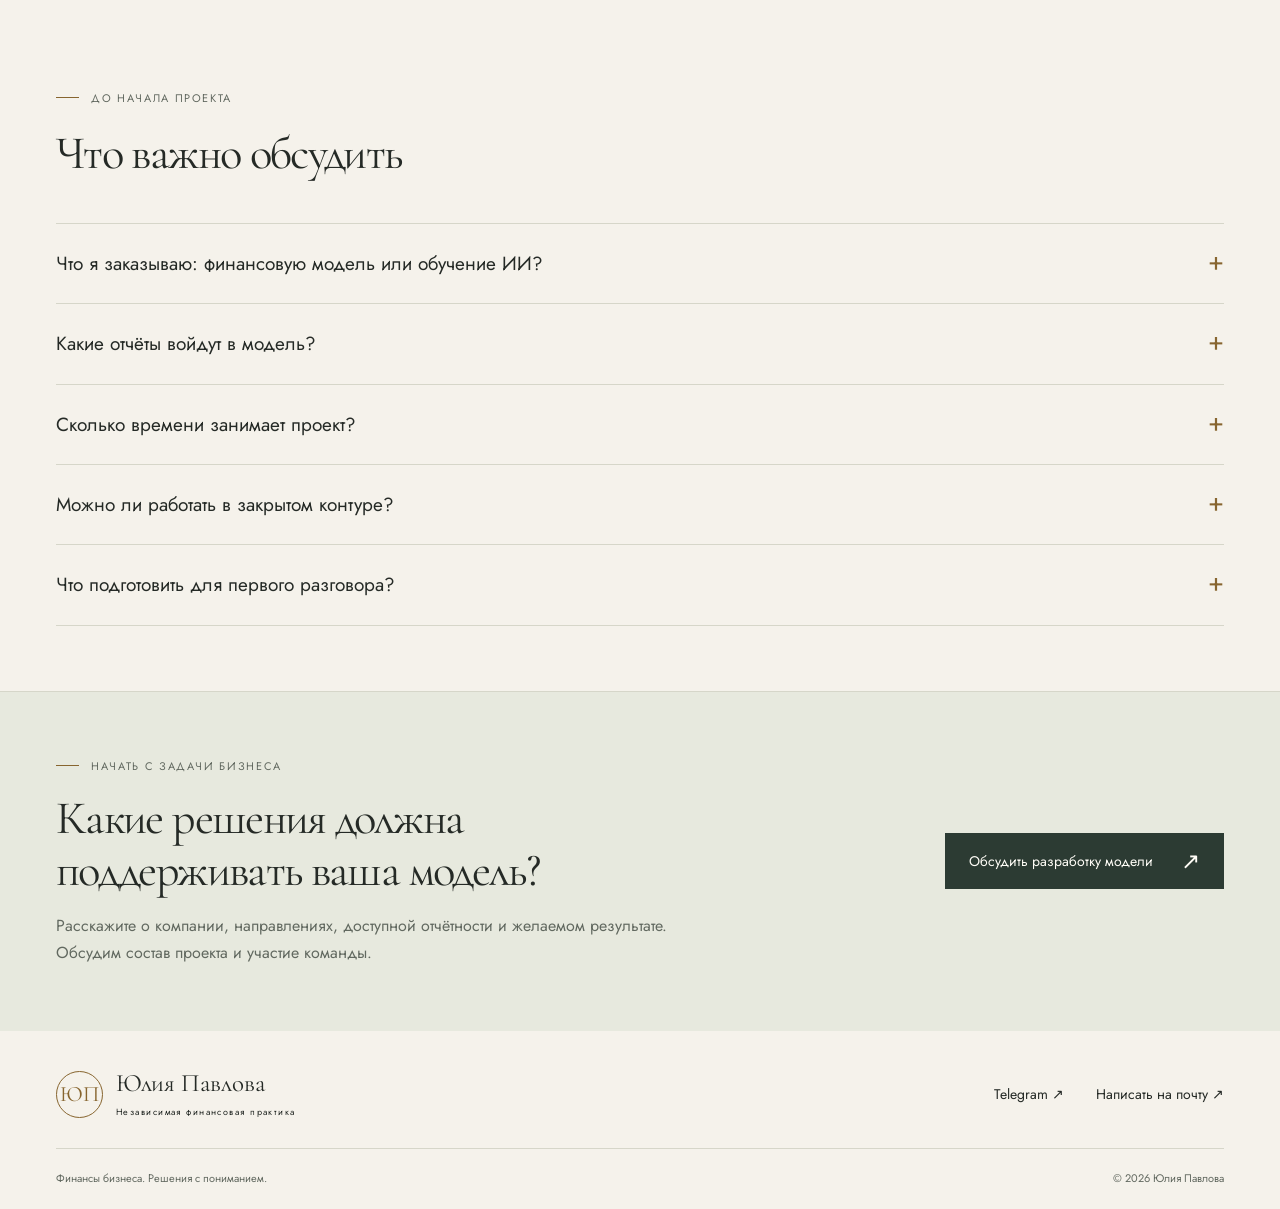
<file: local-ai.html>
<!doctype html><html lang="ru"><head><meta charset="utf-8"><meta name="viewport" content="width=device-width, initial-scale=1"><meta name="theme-color" content="#f5f2eb"><title>Финансовые модели и ИИ в финансах — Юлия Павлова</title><meta name="description" content="Разработка финансовых моделей, бюджетирование и анализ. Завершённые проекты для среднего бизнеса и стартапа. Совместная работа с командой и обучение."><link rel="icon" href="assets/favicon.svg" type="image/svg+xml"><link rel="stylesheet" href="assets/fonts.css"><link rel="stylesheet" href="assets/style.css"><script src="assets/app.js" defer></script><link rel="canonical" href="https://juliaalexpavlova-eng.github.io/finance-practice/local-ai.html"><link rel="stylesheet" href="assets/ai-projects.css"></head><body><a class="skip" href="#main">Перейти к содержанию</a><header class="header"><div class="wrap header-inner"><a class="brand" href="index.html" aria-label="Юлия Павлова — главная"><span class="monogram" aria-hidden="true">ЮП</span><span>Юлия Павлова<small>ФИНАНСЫ · ОБУЧЕНИЕ · ПРАКТИКА</small></span></a><button class="menu-toggle" aria-expanded="false" aria-controls="nav" aria-label="Открыть меню">Меню <span aria-hidden="true">+</span></button><nav id="nav" aria-label="Основная навигация"><a href="training.html">Тренинги</a><a href="advisory.html">Финансовый советник</a><a href="local-ai.html" aria-current="page">ИИ в финансах</a><a class="nav-about" href="index.html#about">Обо мне</a><a class="nav-contact" href="contact.html">Обсудить задачу <span aria-hidden="true">↗</span></a></nav></div></header><main id="main"><div class="wrap breadcrumb"><a href="index.html">Главная</a><span>/</span>ИИ в финансах</div>

<section class="ai-hero model-hero">
  <div class="wrap landing-grid">
    <div>
      <p class="eyebrow"><span aria-hidden="true"></span>ИИ в финансах · Моделирование, планирование, анализ</p>
      <h1>Финансовая модель <br>для решений <br><em>в вашем бизнесе.</em></h1>
      <p class="lead">Разрабатываю модели для бюджетирования, управления денежными потоками и анализа прибыльности. Вместе с вашей командой проектирую процесс работы с данными, помогаю внедрить модель и обучаю ею пользоваться.</p>
      <div class="actions"><a class="button" href="contact.html?service=ai">Обсудить разработку модели <span aria-hidden="true">↗</span></a><a class="model-hero-link" href="#projects">Завершённые проекты <span aria-hidden="true">↓</span></a></div>
    </div>
    <aside class="spec">
      <p class="spec-title">Совместная работа с командой</p>
      <h2>Модель. <br>Процесс. <br>Обучение.</h2>
      <dl>
        <div><dt>Для кого</dt><dd>Собственники и команды среднего бизнеса</dd></div>
        <div><dt>Задачи</dt><dd>Бюджет, денежные потоки, прибыльность и сценарии</dd></div>
        <div><dt>Ориентир по срокам</dt><dd>2–3 месяца</dd></div>
        <div><dt>Формат</dt><dd>От совместного проектирования до внедрения и обучения</dd></div>
      </dl>
    </aside>
  </div>
</section>

<section class="section">
  <div class="wrap">
    <div class="section-heading"><div><p class="eyebrow"><span aria-hidden="true"></span>Что получает компания</p><h2>Связь между планом, <br>деньгами и <em>решением.</em></h2></div><p>Состав модели определяем по вопросам, на которые она должна отвечать.</p></div>
    <div class="situation-list model-deliverables">
      <article class="situation"><span>01</span><h3>Бюджет и план-факт</h3><p>Прогноз прибыли и убытков и движения денежных средств по периодам. Сопоставление плана с фактом и разбор отклонений.</p></article>
      <article class="situation"><span>02</span><h3>Экономика направлений</h3><p>Доходы, затраты и прибыльность по продуктам или направлениям. Основа для обсуждения приоритетов и оптимизации затрат.</p></article>
      <article class="situation"><span>03</span><h3>Сценарии развития</h3><p>Как изменятся выручка, прибыль и денежные потоки при другом уровне инвестиций, конверсии или затрат.</p></article>
    </div>
  </div>
</section>

<section class="model-projects" id="projects">
  <div class="wrap">
    <div class="section-heading"><div><p class="eyebrow"><span aria-hidden="true"></span>Завершённые проекты</p><h2>Примеры задач <br>и <em>рабочих решений</em></h2></div><p>Финансовая методология, применение ИИ и работа с командой заказчика.</p></div>

    <article class="model-project" id="business-case">
      <div class="model-project-heading"><span class="model-case-number">01</span><div><p class="small-label">Средний бизнес · Заказчик — собственник</p><h3>Бюджетирование и прибыльность <br>по направлениям бизнеса</h3></div></div>
      <div class="model-project-grid">
        <div class="model-case-copy">
          <div><h4>Задача</h4><p>Составить бюджет, выстроить управление денежными потоками и понять прибыльность отдельных направлений. Рассмотреть варианты оптимизации затрат по сегментам.</p></div>
          <div><h4>Что я сделала</h4><p>Выстроила методологию модели с прогнозом отчёта о прибылях и убытках (ОПУ) и движения денежных средств (ДДС) по направлениям, с аналитикой план-факт по периодам. Также подготовила дэшборды. Работала с командой заказчика над внедрением и обучением.</p></div>
          <div><h4>Роль ИИ</h4><p>Claude for Excel и GPT for Excel использовались при создании модели. Qwen в закрытом контуре встроен в отдельный операционный процесс сбора данных.</p></div>
        </div>
        <aside class="model-result"><p class="small-heading">Результат проекта</p><h4>Увидеть неэффективные участки. <br>Сократить затраты.</h4><p>Модель помогла выявить неэффективные участки и сократить затраты. Прогнозы и план-факт по направлениям стали основой для обсуждения финансового результата и решений по сегментам.</p><div class="model-tags"><span>ОПУ по направлениям</span><span>Денежные потоки</span><span>План-факт</span><span>Дэшборды</span><span>Внедрение и обучение</span></div></aside>
      </div>
    </article>

    <article class="model-project" id="startup-case">
      <div class="model-project-heading"><span class="model-case-number">02</span><div><p class="small-label">Стартап · Пять продуктов / направлений</p><h3>От маркетинговой воронки <br>к прибыли и денежным потокам</h3></div></div>
      <div class="model-project-grid">
        <div class="model-case-copy">
          <div><h4>Задача</h4><p>Понять, какую выручку, прибыль и денежные потоки может дать каждое из пяти направлений при разных вложениях в маркетинг и показателях конверсии.</p></div>
          <div><h4>Что я сделала</h4><p>Полностью спроектировала модель ОПУ, баланса и ДДС по направлениям с использованием Claude for Excel. Связала финансовую модель с воронкой привлечения клиентов и помогла собрать сценарии с разными уровнями конверсии.</p></div>
          <div><h4>Как используется результат</h4><p>Команда получила возможность выбирать уровень инвестиций, определять показатели конверсии, при которых стоит изменить или закрыть направление, управлять затратами и видеть, где теряется прибыль.</p></div>
        </div>
        <aside class="model-result"><p class="small-heading">Основа для решений</p><h4>Проверить сценарий <br>до вложения денег.</h4><p>Сравнить предпосылки по направлениям и увидеть, как маркетинговые инвестиции и конверсии влияют на общую финансовую картину.</p><div class="model-tags"><span>5 направлений</span><span>ОПУ · Баланс · ДДС</span><span>Конверсии воронки</span><span>Сценарное планирование</span></div></aside>
      </div>
      <ol class="model-flow" aria-label="Логика сценарной модели"><li><span>01</span>Маркетинговые инвестиции</li><li><span>02</span>Лиды и конверсии</li><li><span>03</span>Выручка по продуктам</li><li><span>04</span>Затраты и прибыль</li><li><span>05</span>Денежные потоки</li></ol>
    </article>
  </div>
</section>

<section class="section model-examples" id="examples">
  <div class="wrap">
    <div class="section-heading"><div><p class="eyebrow"><span aria-hidden="true"></span>Примеры модели и визуализации</p><h2>От вводных модели <br>к <em>наглядной аналитике.</em></h2></div><p>Маркетинговые вводные в модели и примеры наглядного представления показателей.</p></div>
    <div class="model-illustrations-grid"><figure class="model-example model-illustration">
      <div class="model-illustration-visual"><img src="assets/ai-cases/marketing-anonymized.png" alt="Структура маркетингового листа: каналы, бюджет, стоимость лида, конверсии и привлечение клиентов; числовые значения удалены" width="1779" height="884" loading="lazy"></div><figcaption><div><strong>Маркетинговый лист финансовой модели</strong><p>Сохранена структура каналов и показателей. Числовые значения удалены.</p></div></figcaption>
    </figure>
    <figure class="model-example model-illustration"><div class="model-illustration-visual"><img src="assets/ai-cases/dashboard-management-anonymized.png" alt="Обезличенная управленческая панель: сводка за период, динамика показателей, цветовые статусы и прогноз финансирования; финансовые значения удалены" width="1875" height="839" loading="lazy"></div><figcaption><div><strong>Ключевые показатели и отклонения</strong><p>Сводка показателей, динамика и прогноз финансирования.</p></div></figcaption></figure>
      <figure class="model-example model-illustration"><div class="model-illustration-visual"><img src="assets/ai-cases/dashboard-sensitivity-anonymized.png" alt="Обезличенная аналитическая панель: ключевые финансовые показатели, факторы влияния на результат, структура выручки и выводы; финансовые значения удалены" width="1891" height="831" loading="lazy"></div><figcaption><div><strong>Параметры, влияющие на результат</strong><p>Анализ чувствительности и структура выручки.</p></div></figcaption></figure>
    </div><p class="model-illustrations-note">Иллюстрации из авторской презентации. Финансовые значения удалены.</p></div>
</section>

<section class="approach model-tools"><div class="wrap"><div><p class="eyebrow"><span aria-hidden="true"></span>Роль ИИ</p><h2>Методология — моя. <br><em>Инструмент — под задачу.</em></h2><p>Финансовую логику и управленческий смысл модели определяю я. ИИ применяется на конкретных этапах работы.</p></div><div class="model-tool-list"><article><h3>Создание модели</h3><p>Claude for Excel и GPT for Excel помогали в разработке моделей в Excel. Расчёты, взаимосвязи и исходные допущения разбираются с командой заказчика.</p></article><article><h3>Операционный сбор данных</h3><p>В проекте действующего бизнеса Qwen использовался в закрытом контуре для отдельного процесса сбора данных. Это отдельный этап работы, со своими требованиями к среде и данным.</p></article></div></div></section>

<section class="section" id="process"><div class="wrap"><div class="section-heading"><div><p class="eyebrow"><span aria-hidden="true"></span>Как строится работа</p><h2>Вместе с командой — <br>от задачи до <em>внедрения.</em></h2></div><p>Ориентир проекта — 2–3 месяца. Объём и график согласуем по задаче и готовности данных.</p></div><ol class="steps"><li><span class="step-number">01</span><h3>Задачи и данные</h3><p>Определяем решения, которые должна поддерживать модель, состав направлений и доступную отчётность.</p></li><li><span class="step-number">02</span><h3>Совместное проектирование</h3><p>Согласуем финансовую методологию, детализацию, расчётную логику и процесс сбора данных.</p></li><li><span class="step-number">03</span><h3>Модель и сценарии</h3><p>Создаём модель, проверяем взаимосвязи и допущения, разбираем варианты развития на рабочих примерах.</p></li><li><span class="step-number">04</span><h3>Внедрение и обучение</h3><p>Помогаю организовать работу с моделью и обучаю команду её использованию в планировании и анализе.</p></li></ol></div></section>

<section class="section-tight model-faq"><div class="wrap"><div class="section-heading"><div><p class="eyebrow"><span aria-hidden="true"></span>До начала проекта</p><h2>Что важно обсудить</h2></div></div><div class="faq">
  <details><summary>Что я заказываю: финансовую модель или обучение ИИ?<span aria-hidden="true">+</span></summary><div>Финансовую модель и её внедрение в работу компании. Проект включает совместное проектирование процесса и обучение команды работе с моделью. Использование ИИ определяем по задаче.</div></details>
  <details><summary>Какие отчёты войдут в модель?<span aria-hidden="true">+</span></summary><div>Состав зависит от управленческих вопросов. Это могут быть прогноз ОПУ и ДДС, баланс, детализация по направлениям, план-факт и сценарии. Нужные отчёты, периоды и допущения согласуем в начале работы.</div></details>
  <details><summary>Сколько времени занимает проект?<span aria-hidden="true">+</span></summary><div>Ориентир — 2–3 месяца с проектированием, созданием модели, внедрением и обучением. На точный график влияют состав задачи, готовность данных и участие команды.</div></details>
  <details><summary>Можно ли работать в закрытом контуре?<span aria-hidden="true">+</span></summary><div>Требования к среде определяем отдельно для каждого этапа. В описанном проекте Qwen применялся в закрытом контуре для сбора данных. Claude for Excel и GPT for Excel использовались при создании моделей; закрытый контур Qwen не относится ко всем инструментам проекта.</div></details>
  <details><summary>Что подготовить для первого разговора?<span aria-hidden="true">+</span></summary><div>Опишите бизнес, количество продуктов или направлений, решения, которые нужно принимать, и имеющуюся отчётность. Добавьте желаемый срок и кто будет участвовать со стороны команды. По этому описанию обсудим объём и условия проекта.</div></details>
</div></div></section>

<section class="closing"><div class="wrap closing-inner"><div><p class="eyebrow"><span aria-hidden="true"></span>Начать с задачи бизнеса</p><h2>Какие решения должна <br>поддерживать ваша модель?</h2><p>Расскажите о компании, направлениях, доступной отчётности и желаемом результате. Обсудим состав проекта и участие команды.</p></div><a class="button" href="contact.html?service=ai">Обсудить разработку модели <span aria-hidden="true">↗</span></a></div></section>
</main><footer class="footer"><div class="wrap footer-top"><a class="brand" href="index.html"><span class="monogram" aria-hidden="true">ЮП</span><span>Юлия Павлова<small>Независимая финансовая практика</small></span></a><div class="footer-links"><a href="https://t.me/JuliaAPavlova" target="_blank" rel="noopener noreferrer">Telegram <span aria-hidden="true">↗</span></a><a href="mailto:julia.alex.pavlova@gmail.com">Написать на почту <span aria-hidden="true">↗</span></a></div></div><div class="wrap footer-bottom"><span>Финансы бизнеса. Решения с пониманием.</span><span>© 2026 Юлия Павлова</span></div></footer></body></html>
</file>
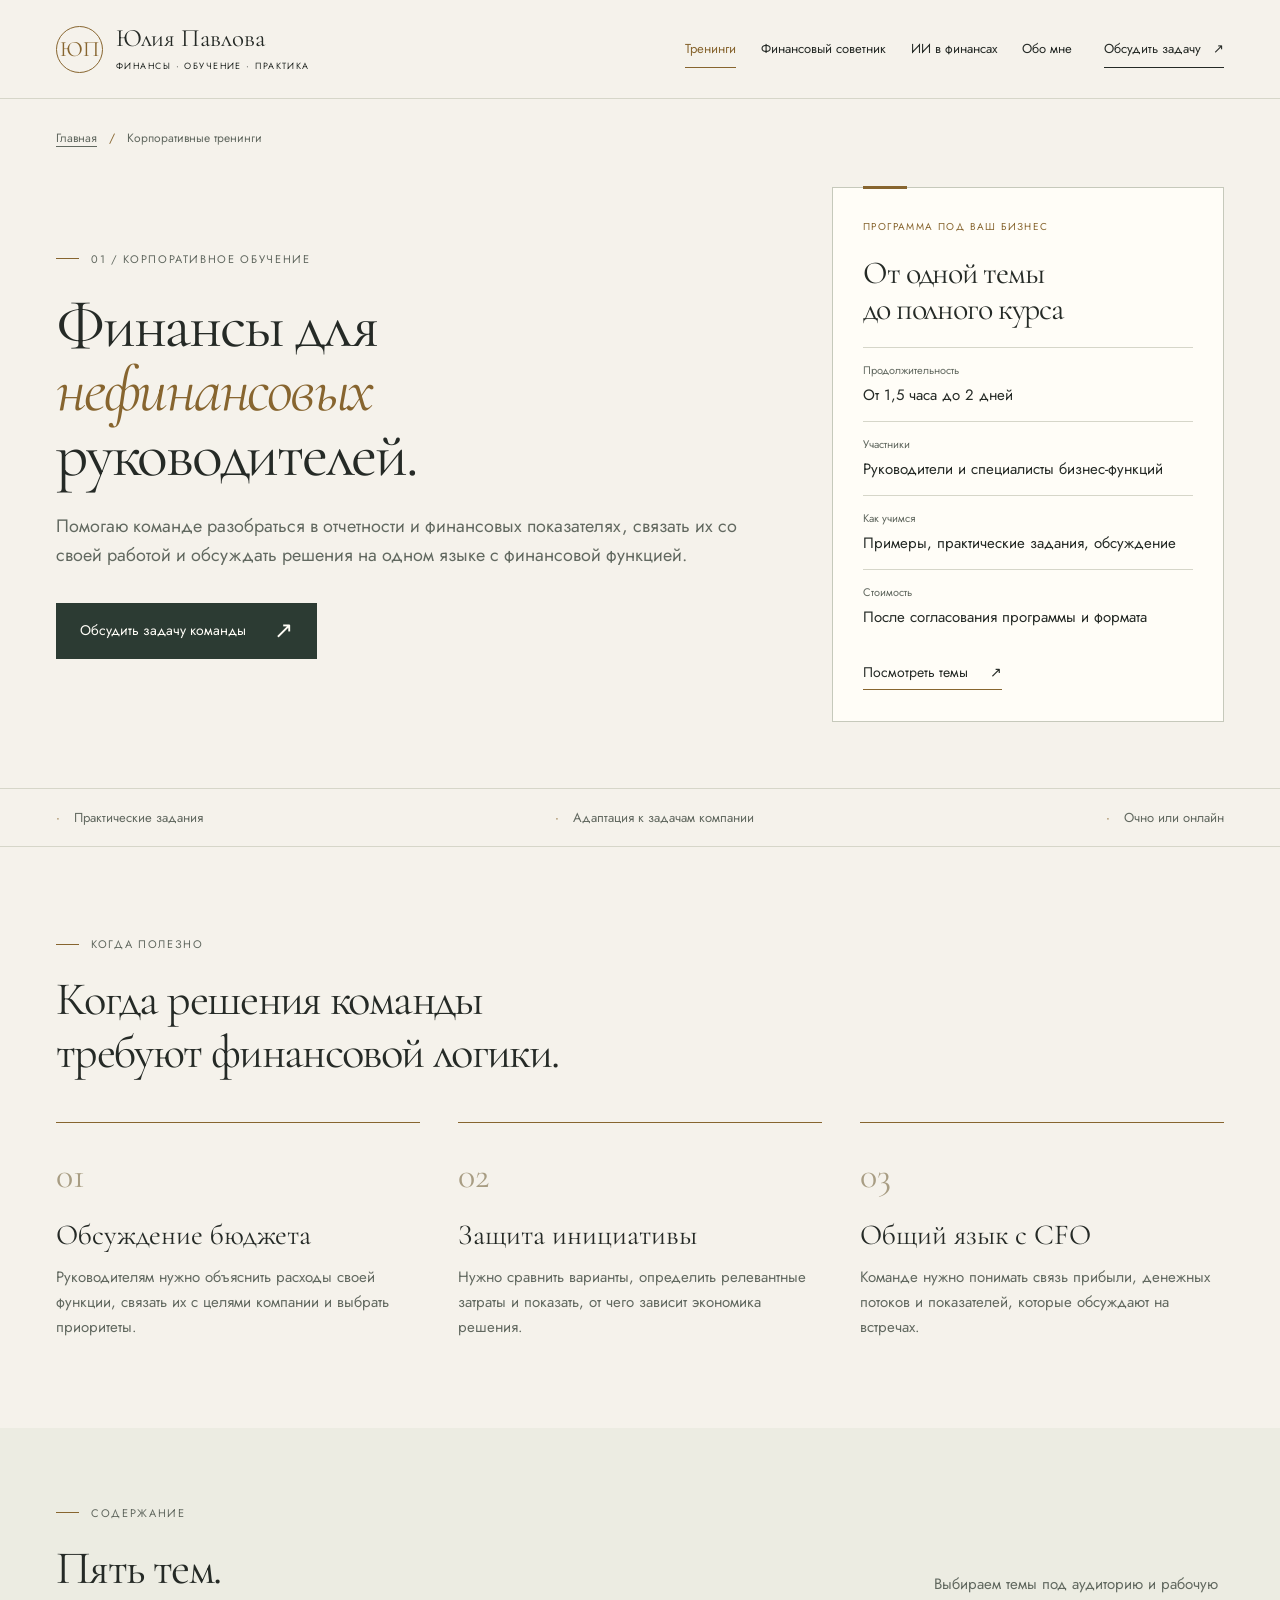
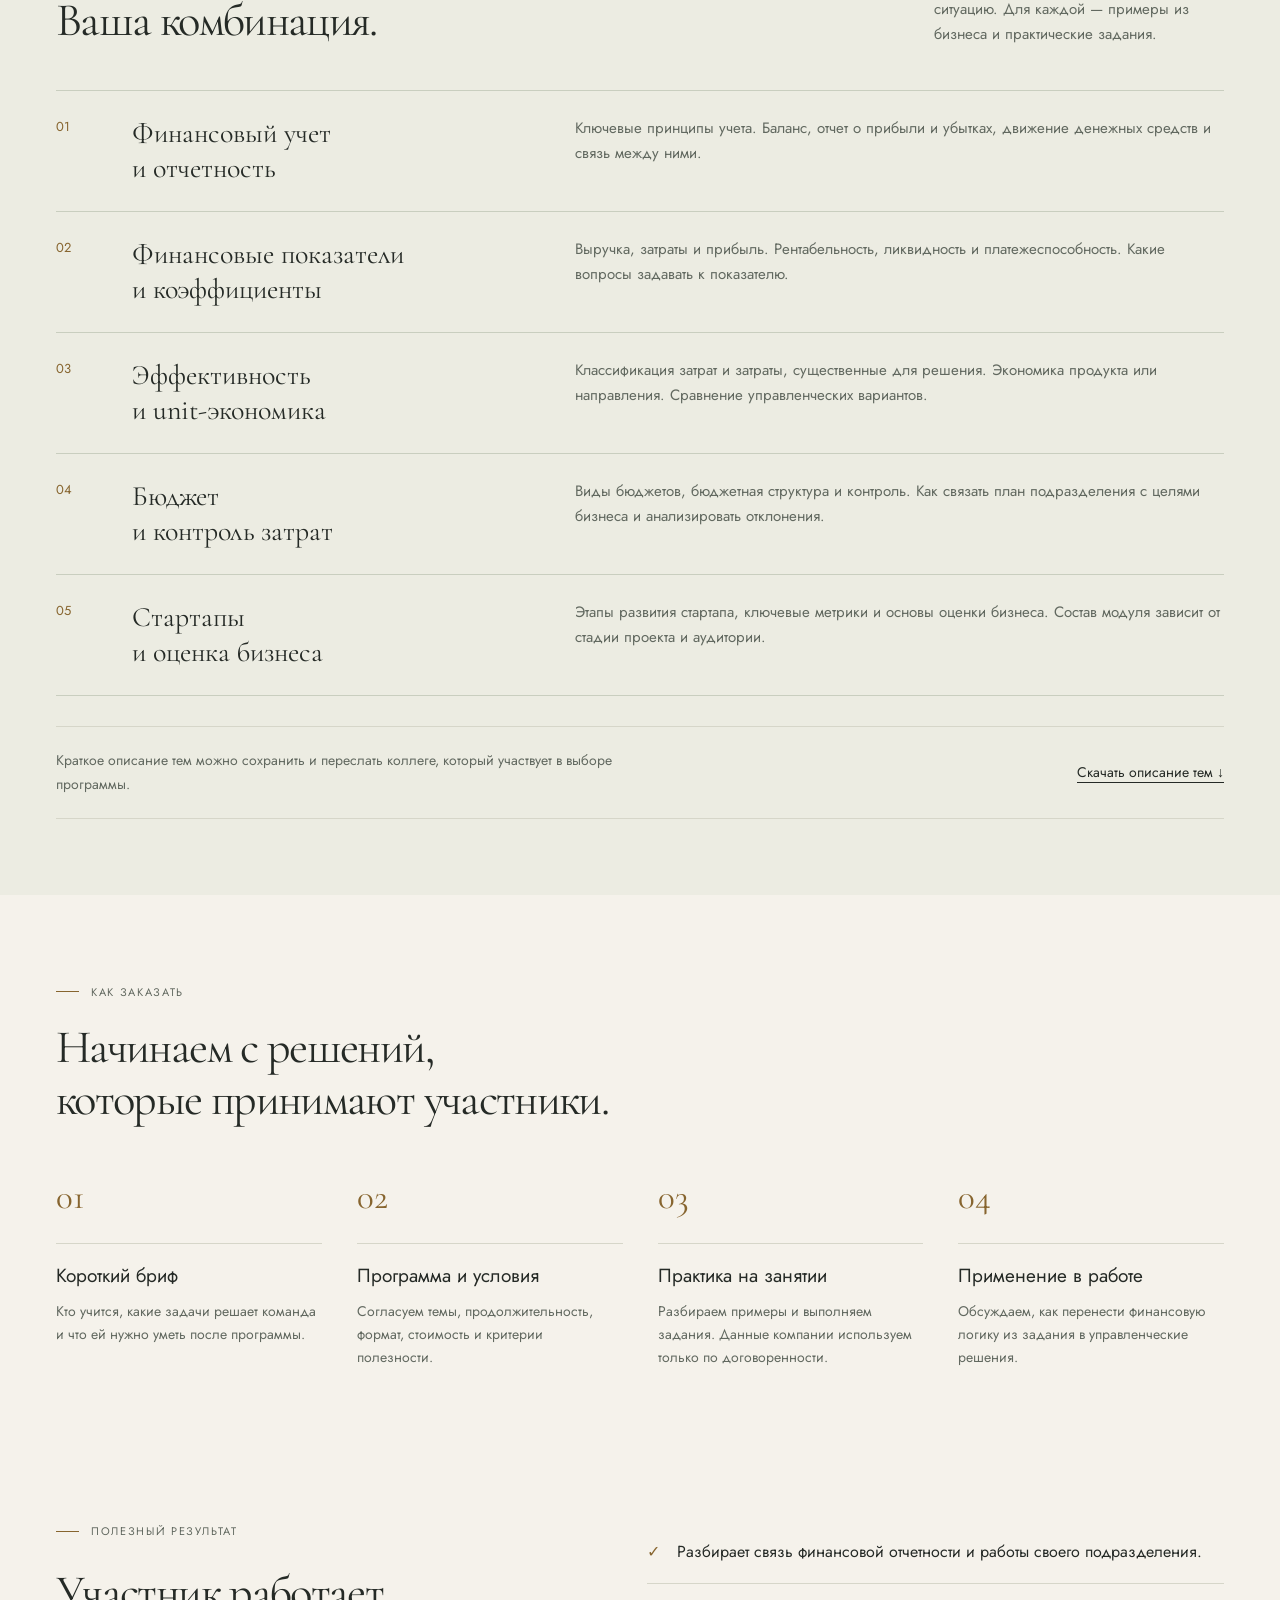
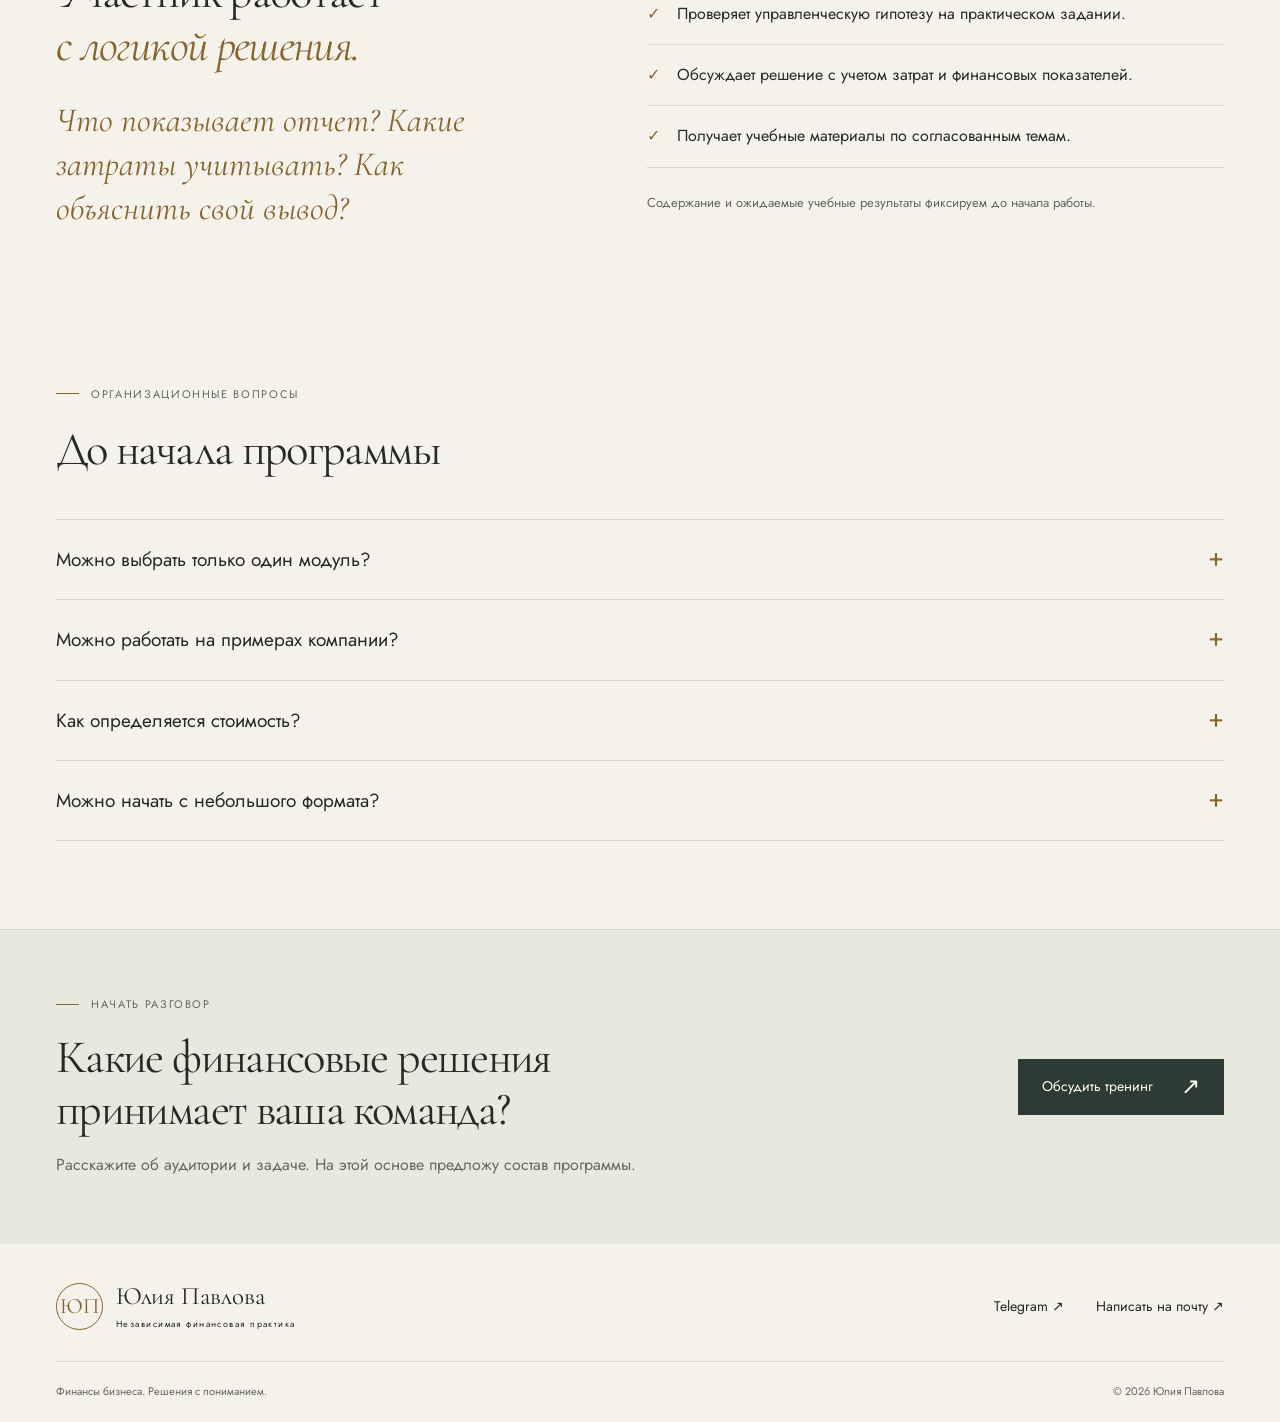
<file: training.html>
<!doctype html><html lang="ru"><head><meta charset="utf-8"><meta name="viewport" content="width=device-width, initial-scale=1"><meta name="theme-color" content="#f5f2eb"><title>Корпоративные тренинги по финансам — Юлия Павлова</title><meta name="description" content="Финансы для нефинансовых руководителей: отчетность, финансовые показатели, unit-экономика, бюджет и контроль затрат. Форматы от 1,5 часа до двух дней."><link rel="icon" href="assets/favicon.svg" type="image/svg+xml"><link rel="stylesheet" href="assets/fonts.css"><link rel="stylesheet" href="assets/style.css"><script src="assets/app.js" defer></script><link rel="canonical" href="https://juliaalexpavlova-eng.github.io/finance-practice/training.html"></head><body><a class="skip" href="#main">Перейти к содержанию</a><header class="header"><div class="wrap header-inner"><a class="brand" href="index.html" aria-label="Юлия Павлова — главная"><span class="monogram" aria-hidden="true">ЮП</span><span>Юлия Павлова<small>ФИНАНСЫ · ОБУЧЕНИЕ · ПРАКТИКА</small></span></a><button class="menu-toggle" aria-expanded="false" aria-controls="nav" aria-label="Открыть меню">Меню <span aria-hidden="true">+</span></button><nav id="nav" aria-label="Основная навигация"><a href="training.html" aria-current="page">Тренинги</a><a href="advisory.html">Финансовый советник</a><a href="local-ai.html">ИИ в финансах</a><a class="nav-about" href="index.html#about">Обо мне</a><a class="nav-contact" href="contact.html">Обсудить задачу <span aria-hidden="true">↗</span></a></nav></div></header><main id="main">
<div class="wrap breadcrumb"><a href="index.html">Главная</a><span>/</span>Корпоративные тренинги</div><section class="landing-hero"><div class="wrap landing-grid"><div><p class="eyebrow"><span aria-hidden="true"></span>01 / Корпоративное обучение</p><h1>Финансы для<br><em>нефинансовых</em><br>руководителей.</h1><p class="lead">Помогаю команде разобраться в отчетности и финансовых показателях, связать их со своей работой и обсуждать решения на одном языке с финансовой функцией.</p><div class="actions"><a class="button" href="contact.html?service=training">Обсудить задачу команды <span aria-hidden="true">↗</span></a></div></div><aside class="spec" aria-label="Параметры обучения"><p class="spec-title">Программа под ваш бизнес</p><h2>От одной темы<br>до полного курса</h2><dl><div><dt>Продолжительность</dt><dd>От 1,5 часа до 2 дней</dd></div><div><dt>Участники</dt><dd>Руководители и специалисты бизнес-функций</dd></div><div><dt>Как учимся</dt><dd>Примеры, практические задания, обсуждение</dd></div><div><dt>Стоимость</dt><dd>После согласования программы и формата</dd></div></dl><a class="text-link" href="#program">Посмотреть темы <span aria-hidden="true">↗</span></a></aside></div></section>
<div class="topic-strip"><div class="wrap"><span>Практические задания</span><span>Адаптация к задачам компании</span><span>Очно или онлайн</span></div></div>
<section class="section"><div class="wrap"><div class="section-heading"><div><p class="eyebrow"><span aria-hidden="true"></span>Когда полезно</p><h2>Когда решения команды<br>требуют финансовой логики.</h2></div></div><div class="situation-list"><article class="situation"><span>01</span><h3>Обсуждение бюджета</h3><p>Руководителям нужно объяснить расходы своей функции, связать их с целями компании и выбрать приоритеты.</p></article><article class="situation"><span>02</span><h3>Защита инициативы</h3><p>Нужно сравнить варианты, определить релевантные затраты и показать, от чего зависит экономика решения.</p></article><article class="situation"><span>03</span><h3>Общий язык с CFO</h3><p>Команде нужно понимать связь прибыли, денежных потоков и показателей, которые обсуждают на встречах.</p></article></div></div></section>
<section class="curriculum" id="program"><div class="wrap"><div class="section-heading"><div><p class="eyebrow"><span aria-hidden="true"></span>Содержание</p><h2>Пять тем.<br>Ваша комбинация.</h2></div><p>Выбираем темы под аудиторию и рабочую ситуацию. Для каждой — примеры из бизнеса и практические задания.</p></div><div class="modules"><article class="module"><span>01</span><h3>Финансовый учет<br>и отчетность</h3><p>Ключевые принципы учета. Баланс, отчет о прибыли и убытках, движение денежных средств и связь между ними.</p></article><article class="module"><span>02</span><h3>Финансовые показатели<br>и коэффициенты</h3><p>Выручка, затраты и прибыль. Рентабельность, ликвидность и платежеспособность. Какие вопросы задавать к показателю.</p></article><article class="module"><span>03</span><h3>Эффективность<br>и unit-экономика</h3><p>Классификация затрат и затраты, существенные для решения. Экономика продукта или направления. Сравнение управленческих вариантов.</p></article><article class="module"><span>04</span><h3>Бюджет<br>и контроль затрат</h3><p>Виды бюджетов, бюджетная структура и контроль. Как связать план подразделения с целями бизнеса и анализировать отклонения.</p></article><article class="module"><span>05</span><h3>Стартапы<br>и оценка бизнеса</h3><p>Этапы развития стартапа, ключевые метрики и основы оценки бизнеса. Состав модуля зависит от стадии проекта и аудитории.</p></article></div><div class="download-row"><p>Краткое описание тем можно сохранить и переслать коллеге, который участвует в выборе программы.</p><a class="download-link" href="assets/training-program.txt" download>Скачать описание тем ↓</a></div></div></section>
<section class="section"><div class="wrap"><div class="section-heading"><div><p class="eyebrow"><span aria-hidden="true"></span>Как заказать</p><h2>Начинаем с решений,<br>которые принимают участники.</h2></div></div> <ol class="steps"><li><span class="step-number">01</span><h3>Короткий бриф</h3><p>Кто учится, какие задачи решает команда и что ей нужно уметь после программы.</p></li><li><span class="step-number">02</span><h3>Программа и условия</h3><p>Согласуем темы, продолжительность, формат, стоимость и критерии полезности.</p></li><li><span class="step-number">03</span><h3>Практика на занятии</h3><p>Разбираем примеры и выполняем задания. Данные компании используем только по договоренности.</p></li><li><span class="step-number">04</span><h3>Применение в работе</h3><p>Обсуждаем, как перенести финансовую логику из задания в управленческие решения.</p></li></ol></div></section>
<section class="section-tight"><div class="wrap split-section"><div><p class="eyebrow"><span aria-hidden="true"></span>Полезный результат</p><h2>Участник работает<br><em>с логикой решения.</em></h2><p class="quote">Что показывает отчет? Какие затраты учитывать? Как объяснить свой вывод?</p></div><div><ul class="check-list"><li>Разбирает связь финансовой отчетности и работы своего подразделения.</li><li>Проверяет управленческую гипотезу на практическом задании.</li><li>Обсуждает решение с учетом затрат и финансовых показателей.</li><li>Получает учебные материалы по согласованным темам.</li></ul><p class="soft-note">Содержание и ожидаемые учебные результаты фиксируем до начала работы.</p></div></div></section>
<section class="section"><div class="wrap"><div class="section-heading"><div><p class="eyebrow"><span aria-hidden="true"></span>Организационные вопросы</p><h2>До начала программы</h2></div></div> <div class="faq"><details><summary>Можно выбрать только один модуль?<span aria-hidden="true">+</span></summary><div>Да. Возможен короткий формат по отдельной теме или более полная программа. Сначала определяем аудиторию и задачу, затем объем.</div></details><details><summary>Можно работать на примерах компании?<span aria-hidden="true">+</span></summary><div>Да, если заранее согласованы допустимые данные и способ их использования. Для обучения можно подготовить обезличенный или учебный пример.</div></details><details><summary>Как определяется стоимость?<span aria-hidden="true">+</span></summary><div>По составу программы, продолжительности, числу участников, формату и объему подготовки. Условия фиксируются в предложении до начала работы.</div></details><details><summary>Можно начать с небольшого формата?<span aria-hidden="true">+</span></summary><div>Можно обсудить практический модуль на одной задаче команды. По его итогам будет проще решить, нужна ли более широкая программа.</div></details></div></div></section>
<section class="closing"><div class="wrap closing-inner"><div><p class="eyebrow"><span aria-hidden="true"></span>Начать разговор</p><h2>Какие финансовые решения<br>принимает ваша команда?</h2><p>Расскажите об аудитории и задаче. На этой основе предложу состав программы.</p></div><a class="button" href="contact.html?service=training">Обсудить тренинг <span aria-hidden="true">↗</span></a></div></section></main><footer class="footer"><div class="wrap footer-top"><a class="brand" href="index.html"><span class="monogram" aria-hidden="true">ЮП</span><span>Юлия Павлова<small>Независимая финансовая практика</small></span></a><div class="footer-links"><a href="https://t.me/JuliaAPavlova" target="_blank" rel="noopener noreferrer">Telegram <span aria-hidden="true">↗</span></a><a href="mailto:julia.alex.pavlova@gmail.com">Написать на почту <span aria-hidden="true">↗</span></a></div></div><div class="wrap footer-bottom"><span>Финансы бизнеса. Решения с пониманием.</span><span>© 2026 Юлия Павлова</span></div></footer></body></html>
</file>
<file: assets/fonts.css>
@font-face {
  font-family: 'Cormorant Garamond';
  font-style: italic;
  font-weight: 400;
  font-display: swap;
  src: url(./font-0.ttf) format('truetype');
}
@font-face {
  font-family: 'Cormorant Garamond';
  font-style: normal;
  font-weight: 400;
  font-display: swap;
  src: url(./font-1.ttf) format('truetype');
}
@font-face {
  font-family: 'Cormorant Garamond';
  font-style: normal;
  font-weight: 500;
  font-display: swap;
  src: url(./font-2.ttf) format('truetype');
}
@font-face {
  font-family: 'Cormorant Garamond';
  font-style: normal;
  font-weight: 600;
  font-display: swap;
  src: url(./font-3.ttf) format('truetype');
}
@font-face {
  font-family: 'Jost';
  font-style: normal;
  font-weight: 400;
  font-display: swap;
  src: url(./font-4.ttf) format('truetype');
}
@font-face {
  font-family: 'Jost';
  font-style: normal;
  font-weight: 500;
  font-display: swap;
  src: url(./font-5.ttf) format('truetype');
}
@font-face {
  font-family: 'Jost';
  font-style: normal;
  font-weight: 600;
  font-display: swap;
  src: url(./font-6.ttf) format('truetype');
}
</file>
<file: assets/style.css>
:root{--paper:#f5f2eb;--ink:#252a26;--muted:#626960;--gold:#87652f;--line:#d6d6c9;--green:#2c3b33;--pale:#e9ede4;--white:#fffdf7;--serif:'Cormorant Garamond',Georgia,serif;--sans:Jost,'Segoe UI',sans-serif}*{box-sizing:border-box}html{scroll-behavior:smooth;scroll-padding-top:110px}body{margin:0;background:var(--paper);color:var(--ink);font:400 17px/1.65 var(--sans);-webkit-font-smoothing:antialiased}button,input,textarea,select{font:inherit}a{color:inherit;text-decoration:none}button,a,input,select,textarea,summary{-webkit-tap-highlight-color:transparent}button,a,summary{touch-action:manipulation}a:focus-visible,button:focus-visible,summary:focus-visible,input:focus-visible,select:focus-visible,textarea:focus-visible{outline:3px solid var(--gold);outline-offset:5px}h1,h2,h3,p{margin:0}h1,h2,h3{font-weight:400}h1,h2{font-family:var(--serif);letter-spacing:-.035em}h1{font-size:clamp(46px,5.3vw,82px);line-height:1.01}h2{font-size:clamp(36px,3.65vw,55px);line-height:1.12}h3{font-size:23px;line-height:1.25}h1 em,h2 em{font-weight:400;color:var(--gold)}img{display:block;max-width:100%}.wrap{max-width:1300px;width:calc(100% - 112px);margin:0 auto}.skip{position:fixed;top:-100px;left:20px;background:var(--white);padding:12px;z-index:100}.skip:focus{top:15px}.header{position:sticky;top:0;z-index:20;background:rgba(245,242,235,.96);border-bottom:1px solid var(--line);backdrop-filter:blur(12px)}.header-inner{height:98px;display:flex;align-items:center;justify-content:space-between;gap:28px}.brand{display:flex;align-items:center;gap:13px;white-space:nowrap;font-family:var(--serif);font-size:25px;line-height:1.1}.brand small{display:block;font:400 9px/1.4 var(--sans);letter-spacing:.16em;margin-top:8px}.monogram{width:47px;height:47px;border:1px solid var(--gold);border-radius:50%;display:grid;place-items:center;font-size:22px;color:var(--gold)}nav{display:flex;align-items:center;gap:25px;font-size:13px}nav a{padding:8px 0;position:relative}nav a:hover,nav a[aria-current]{color:var(--gold)}nav a[aria-current]:after{content:'';position:absolute;bottom:0;left:0;right:0;border-bottom:1px solid var(--gold)}.nav-contact{margin-left:7px;border-bottom:1px solid var(--ink)}.nav-contact span{margin-left:8px}.menu-toggle{display:none}.eyebrow{font-size:11px;letter-spacing:.15em;text-transform:uppercase;display:flex;align-items:center;gap:12px;margin-bottom:26px;color:var(--muted)}.eyebrow>span{display:block;width:23px;height:1px;background:var(--gold)}.home-hero{padding:57px 0 64px}.hero-layout{display:grid;grid-template-columns:1.3fr .88fr;gap:68px;align-items:center}.hero-copy{padding:8px 0 18px}.hero-copy h1{max-width:720px}.hero-copy .lead{max-width:560px;margin-top:25px}.lead{font-size:18px;line-height:1.65;color:var(--muted)}.actions{display:flex;align-items:center;gap:24px;flex-wrap:wrap;margin-top:32px}.button{display:inline-flex;justify-content:space-between;align-items:center;gap:28px;padding:15px 23px;background:var(--green);color:var(--white);font-size:14px;min-height:56px;border:1px solid var(--green);cursor:pointer;transition:background .2s,transform .2s;text-align:left}.button:hover{background:#415247;transform:translateY(-2px)}.button span{font-size:23px;line-height:1}.button.secondary{background:transparent;color:var(--ink);border:1px solid var(--line)}.button.secondary:hover{border-color:var(--gold)}.text-link{font-size:14px;border-bottom:1px solid var(--gold);padding-bottom:5px}.text-link span{margin-left:18px}.portrait-block{position:relative;margin:0;align-self:stretch;max-height:620px;min-height:530px}.portrait-block:before{content:'';position:absolute;inset:22px -17px -17px 22px;border:1px solid #c6c4ae;z-index:-1}.portrait-block img{width:100%;height:100%;object-fit:cover;object-position:center 33%;filter:saturate(.78)}.portrait-block figcaption{position:absolute;left:-26px;bottom:27px;background:var(--paper);padding:19px 25px 18px;max-width:305px;border-left:2px solid var(--gold);font-size:13px}.portrait-block figcaption strong{display:block;font-family:var(--serif);font-size:24px;font-weight:500;margin-bottom:3px}.hero-foot{display:flex;gap:20px;align-items:center;margin-top:39px;font-size:12px;color:var(--muted)}.hero-foot:before{content:'';height:1px;width:42px;background:var(--line)}.intro-strip{border-top:1px solid var(--line);border-bottom:1px solid var(--line)}.intro-strip .wrap{display:grid;grid-template-columns:1fr 1fr 1fr;gap:34px;padding:23px 0}.intro-strip p{font-size:14px;color:var(--muted);padding-left:25px;border-left:1px solid var(--line)}.intro-strip p:first-child{padding-left:0;border:0}.intro-strip strong{display:block;color:var(--ink);font-weight:500;margin-bottom:3px}.section{padding:88px 0}.section-heading{display:flex;justify-content:space-between;align-items:flex-end;gap:70px;margin-bottom:44px}.section-heading>div{max-width:710px}.section-heading>p{font-size:15px;color:var(--muted);max-width:290px}.section-heading .eyebrow{margin-bottom:20px}.service-list{border-top:1px solid var(--line)}.service-row{display:grid;grid-template-columns:50px 1.05fr 1fr 52px;gap:28px;align-items:center;border-bottom:1px solid var(--line);padding:34px 0;transition:padding .2s,background .2s}.service-row:hover{background:var(--white);padding-left:15px;padding-right:15px}.service-number{color:var(--gold);font-family:var(--serif);font-size:25px}.service-row h3{font-family:var(--serif);font-size:34px;margin-bottom:8px}.service-row .small-label{font-size:11px;text-transform:uppercase;letter-spacing:.1em;color:var(--muted)}.service-row p{font-size:15px;color:var(--muted);max-width:370px}.round-arrow{border:1px solid var(--line);border-radius:50%;width:44px;height:44px;display:grid;place-items:center;font-size:22px}.status-label{display:inline-block;color:var(--gold);font-size:11px;letter-spacing:.09em;text-transform:uppercase}.approach{background:var(--green);color:var(--paper);padding:70px 0}.approach .wrap{display:grid;grid-template-columns:.8fr 1fr;gap:110px}.approach .eyebrow{color:#c5d0c3}.approach h2{font-size:50px}.approach p{color:#d2d9ce;margin-top:22px}.principles{margin:0;padding:0;list-style:none}.principles li{padding:18px 0;border-bottom:1px solid #59685c;display:grid;grid-template-columns:24px 1fr;gap:20px}.principles li:first-child{padding-top:0}.principles li>span{color:#c8b583;font-size:13px}.principles strong{font-weight:500;font-size:18px}.principles p{font-size:14px;margin-top:6px;line-height:1.65}.about-grid{display:grid;grid-template-columns:.72fr 1.28fr;gap:100px}.about-note{border-left:2px solid var(--gold);padding-left:24px;font-family:var(--serif);font-size:30px;line-height:1.32;margin-top:28px;color:var(--gold)}.about-body>p{color:var(--muted);margin-bottom:20px}.timeline{margin-top:30px}.timeline>div{display:grid;grid-template-columns:100px 1fr;gap:22px;padding:16px 0;border-top:1px solid var(--line);font-size:14px}.timeline time{color:var(--gold)}.timeline strong{font-weight:500}.timeline small{display:block;font-size:13px;color:var(--muted);margin-top:4px}.closing{padding:65px 0;background:#e7e9de;border-top:1px solid var(--line)}.closing-inner{display:flex;align-items:center;justify-content:space-between;gap:60px}.closing h2{max-width:740px}.closing p:not(.eyebrow){margin-top:17px;color:var(--muted);max-width:670px;font-size:16px}.closing .button{flex-shrink:0}.closing .eyebrow{margin-bottom:17px}.footer{padding:39px 0 22px}.footer-top{display:flex;justify-content:space-between;align-items:center;gap:30px}.footer-links{display:flex;gap:32px;font-size:14px}.footer-links a:hover{text-decoration:underline;text-underline-offset:5px}.footer-bottom{display:flex;justify-content:space-between;border-top:1px solid var(--line);padding-top:20px;margin-top:30px;font-size:11px;color:var(--muted)}.breadcrumb{font-size:12px;color:var(--muted);padding-top:30px}.breadcrumb a{text-decoration:underline;text-underline-offset:4px}.breadcrumb span{margin:0 12px;color:var(--gold)}.landing-hero{padding:38px 0 66px}.landing-grid{display:grid;grid-template-columns:1.4fr .8fr;gap:90px;align-items:center}.landing-grid h1{font-size:clamp(46px,5vw,74px);max-width:800px}.landing-grid .lead{max-width:700px;margin-top:24px}.spec{border:1px solid #c6c9bb;background:var(--white);padding:31px 30px;position:relative}.spec:before{content:'';width:44px;height:3px;background:var(--gold);position:absolute;top:-2px;left:30px}.spec-title{font-size:10px;text-transform:uppercase;letter-spacing:.14em;color:var(--gold);margin-bottom:20px}.spec h2{font-size:32px}.spec dl{margin:20px 0 0}.spec dl>div{padding:13px 0;border-top:1px solid var(--line)}.spec dt{font-size:11px;color:var(--muted)}.spec dd{margin:4px 0 0;font-size:15px}.spec .text-link{display:inline-block;margin-top:18px}.topic-strip{border-block:1px solid var(--line);padding:18px 0}.topic-strip .wrap{display:flex;justify-content:space-between;gap:24px;flex-wrap:wrap;font-size:13px;color:var(--muted)}.topic-strip span:before{content:'·';color:var(--gold);margin-right:14px}.situation-list{display:grid;grid-template-columns:repeat(3,1fr);gap:38px}.situation{border-top:1px solid var(--gold);padding-top:23px}.situation>span{font-family:var(--serif);font-size:36px;color:#a89d83}.situation h3{font-family:var(--serif);font-size:29px;margin:12px 0}.situation p{font-size:15px;color:var(--muted)}.curriculum{background:#ecece2;padding:76px 0}.module{display:grid;grid-template-columns:50px .9fr 1.4fr;gap:26px;padding:25px 0;border-top:1px solid #c9cebf}.module:last-child{border-bottom:1px solid #c9cebf}.module>span{font-size:13px;color:var(--gold)}.module h3{font-family:var(--serif);font-size:28px}.module p{font-size:15px;color:var(--muted)}.steps{display:grid;grid-template-columns:repeat(4,1fr);gap:35px;list-style:none;padding:0;margin:0}.step-number{font-family:var(--serif);font-size:35px;color:var(--gold);display:block;padding-bottom:16px;border-bottom:1px solid var(--line);margin-bottom:20px}.steps h3{font-size:19px;margin-bottom:12px}.steps p{font-size:14px;color:var(--muted)}.split-section{display:grid;grid-template-columns:.85fr 1fr;gap:100px}.check-list{padding:0;margin:0;list-style:none}.check-list li{padding:17px 0 17px 30px;border-bottom:1px solid var(--line);position:relative;font-size:16px}.check-list li:before{content:'✓';position:absolute;left:0;color:var(--gold)}.soft-note{color:var(--muted);font-size:13px;margin-top:24px}.faq{border-top:1px solid var(--line)}details{border-bottom:1px solid var(--line)}summary{cursor:pointer;list-style:none;padding:24px 0;display:flex;justify-content:space-between;gap:24px;font-size:19px}summary::-webkit-details-marker{display:none}summary>span{font-size:26px;color:var(--gold);line-height:1}details[open] summary>span{transform:rotate(45deg)}details>div{padding-bottom:25px;color:var(--muted);font-size:16px;max-width:860px}.ai-hero{background:var(--green);color:var(--paper);margin-top:28px;padding:55px 0 62px}.ai-hero .eyebrow,.ai-hero .lead{color:#d0d9cf}.ai-hero h1 em{color:#d2bd8c}.ai-hero .button{background:#e9e3d3;color:var(--ink);border-color:#e9e3d3}.ai-hero .button:hover{background:#fff}.ai-hero .spec{background:transparent;border-color:#6e7c6b}.ai-hero .spec dd{color:var(--paper)}.ai-hero .spec dt,.ai-hero .spec-title{color:#d2bd8c}.ai-hero .spec dl>div{border-color:#59685c}.ai-hero .status-label{color:#e7d8ab;display:flex;gap:10px;align-items:center;line-height:1.7}.status-dot{width:7px;height:7px;display:inline-block;border-radius:50%;background:#d2bd8c;flex-shrink:0}.case-layout{display:grid;grid-template-columns:.8fr 1.2fr;gap:100px}.case-head p:not(.eyebrow){color:var(--muted);font-size:16px;margin-top:22px}.case-body>div{padding:24px 0;border-top:1px solid var(--line)}.case-body h3{font-size:17px;font-weight:500;margin-bottom:10px}.case-body p{font-size:15px;color:var(--muted)}.flow{background:var(--white);border:1px solid var(--line);padding:32px;margin-top:35px}.flow-title{font-size:11px;letter-spacing:.12em;color:var(--gold);text-transform:uppercase;margin-bottom:22px}.flow ol{padding:0;margin:0;list-style:none;display:grid;grid-template-columns:repeat(4,1fr);gap:22px}.flow li{font-size:14px;border-top:2px solid #a8b49c;padding-top:16px}.flow li span{display:block;color:var(--muted);font-size:12px;margin-top:8px}.brief-hero{padding:45px 0 38px}.brief-hero h1{max-width:850px}.brief-hero .lead{max-width:710px;margin-top:20px}.contact-layout{display:grid;grid-template-columns:1.2fr .8fr;gap:70px;padding-bottom:80px;align-items:start}.brief-form{display:grid;grid-template-columns:1fr 1fr;gap:24px}.field{display:flex;flex-direction:column;gap:8px;font-size:14px}.field.full{grid-column:1/-1}.field>label{font-weight:500}.field input,.field textarea,.field select{width:100%;border:1px solid #b5bcaf;background:var(--white);color:var(--ink);padding:12px 14px;min-width:0;border-radius:0;font-size:16px}.field textarea{resize:vertical;min-height:135px}.field small{font-size:12px;color:var(--muted)}.brief-form>.button{grid-column:1/-1;justify-self:start}.form-note{font-size:12px;color:var(--muted);grid-column:1/-1}.contact-box{padding:30px;background:#e9ebe1;border-top:2px solid var(--gold)}.contact-box h2{font-size:34px;margin-bottom:17px}.contact-box>p{font-size:15px;color:var(--muted);margin-bottom:25px}.contact-box .button{width:100%;margin-bottom:17px}.contact-email{font-size:14px;overflow-wrap:anywhere;text-decoration:underline;text-underline-offset:5px}.contact-box .soft-note{font-size:12px;margin-bottom:0}.brief-result{margin-top:28px;grid-column:1/-1;padding:28px;background:var(--white);border:1px solid var(--line)}.brief-result[hidden]{display:none}.brief-result h2{font-size:32px}.brief-result textarea{width:100%;resize:vertical;height:310px;border:1px solid var(--line);background:var(--paper);padding:16px;font:14px/1.7 var(--sans);color:var(--ink);margin-top:20px}.brief-result .actions{gap:12px;margin-top:20px}.brief-result .button{font-size:13px;gap:15px}.result-note{font-size:13px;color:var(--muted);margin-top:15px}.copy-status{font-size:13px;color:var(--green);min-height:22px;margin-top:12px}.download-link{font-size:14px;text-decoration:underline;text-underline-offset:5px}.service-choice{margin-top:28px;display:flex;gap:10px;flex-wrap:wrap}.choice{border:1px solid var(--line);background:transparent;color:var(--ink);font-size:13px;padding:10px 17px;cursor:pointer;min-height:44px}.choice[aria-pressed=true]{background:var(--green);color:var(--paper);border-color:var(--green)}.program-note{border-left:2px solid var(--gold);padding:14px 22px;margin-top:30px;font-size:14px;color:var(--muted)}.copy-card{padding:30px;border:1px solid var(--line);background:var(--white)}.copy-card h3{font-family:var(--serif);font-size:30px}.copy-card p{font-size:15px;color:var(--muted);margin:15px 0}.copy-card .button{font-size:13px}.small-heading{font-size:11px;letter-spacing:.12em;text-transform:uppercase;color:var(--gold);margin-bottom:15px}.download-row{display:flex;justify-content:space-between;align-items:center;gap:30px;border-block:1px solid var(--line);padding:22px 0;margin-top:30px}.download-row p{color:var(--muted);font-size:14px;max-width:560px}.download-row a{flex-shrink:0}.quote{font:italic 34px/1.3 var(--serif);color:var(--gold);margin-top:28px;max-width:450px}.section-tight{padding:65px 0}.screen-reader{position:absolute;width:1px;height:1px;padding:0;overflow:hidden;clip:rect(0,0,0,0);white-space:nowrap;border:0}
@media(min-width:1500px){.home-hero{padding-top:75px;padding-bottom:80px}.portrait-block{max-height:660px}.hero-layout{gap:100px}.header-inner{height:106px}}
@media(max-width:1200px){.wrap{width:calc(100% - 72px)}nav{gap:17px;font-size:12px}.nav-about{display:none}.hero-layout{gap:42px}.portrait-block{min-height:500px}.landing-grid{gap:45px}.section-heading{gap:40px}.about-grid,.case-layout,.split-section{gap:60px}.contact-layout{gap:40px}.approach .wrap{gap:65px}.brand{font-size:23px}}
@media(max-width:960px){.wrap{width:calc(100% - 48px)}.header-inner{height:84px}.menu-toggle{display:flex;align-items:center;gap:15px;background:none;border:0;font-size:14px;padding:12px;min-height:44px}.menu-toggle span{font-size:24px;color:var(--gold)}nav{display:none;position:absolute;left:0;right:0;top:84px;background:var(--paper);padding:20px 24px 30px;border-bottom:1px solid var(--line);font-size:16px;align-items:stretch;flex-direction:column;gap:10px}nav.is-open{display:flex}.nav-about{display:block}.nav-contact{margin:0;align-self:flex-start}.hero-layout{grid-template-columns:1.2fr 1fr;gap:34px}.home-hero{padding:42px 0 52px}h1{font-size:58px}.hero-copy .lead{font-size:16px}.portrait-block{min-height:470px;max-height:530px}.portrait-block figcaption{left:-12px;right:20px;padding:13px 17px;bottom:20px}.portrait-block figcaption strong{font-size:22px}.hero-foot{margin-top:26px}.actions{gap:18px}.section{padding:65px 0}.intro-strip .wrap{gap:20px}.intro-strip p{font-size:12px;padding-left:17px}.service-row{grid-template-columns:35px 1fr 1fr 40px;gap:18px}.service-row h3{font-size:29px}.service-row p{font-size:14px}.section-heading>p{max-width:240px}.approach .wrap{gap:45px}.approach h2{font-size:42px}.about-grid{grid-template-columns:.85fr 1.15fr;gap:45px}.closing-inner{gap:30px}.closing .button{max-width:235px}.landing-grid{grid-template-columns:1.2fr .8fr;gap:35px}.landing-grid h1{font-size:55px}.landing-grid .lead{font-size:16px}.spec{padding:26px 23px}.spec h2{font-size:29px}.situation-list{gap:25px}.situation h3{font-size:26px}.module{grid-template-columns:30px .9fr 1.3fr;gap:20px}.steps{gap:25px;grid-template-columns:repeat(2,1fr);row-gap:35px}.split-section{gap:45px}.case-layout{gap:45px}.contact-layout{grid-template-columns:1.15fr .85fr;gap:30px}.brief-form{gap:20px}.contact-box{padding:24px}.footer-links{gap:20px}}
@media(max-width:700px){.wrap{width:calc(100% - 40px)}.brand{font-size:22px}.brand small{font-size:8px;letter-spacing:.11em}.monogram{width:40px;height:40px;font-size:19px}.header-inner{height:76px}nav{top:76px}.hero-layout{grid-template-columns:1fr;gap:40px}.hero-copy{padding:0}.home-hero{padding:32px 0 42px}.eyebrow{font-size:10px;letter-spacing:.1em;margin-bottom:20px}h1{font-size:clamp(48px,11.5vw,66px)}h2{font-size:40px}.hero-copy h1{max-width:520px}.hero-copy .lead{font-size:17px;max-width:530px;margin-top:22px}.actions{margin-top:26px}.button{padding:14px 19px;font-size:14px;gap:20px}.hero-foot{margin-top:24px;font-size:11px;gap:13px}.portrait-block{height:445px;min-height:0;max-height:none;margin-right:10px}.portrait-block img{object-position:center 32%}.portrait-block:before{inset:12px -10px -10px 12px}.portrait-block figcaption{left:14px;right:auto;max-width:285px;bottom:16px}.intro-strip .wrap{grid-template-columns:1fr;gap:0;padding:4px 0}.intro-strip p,.intro-strip p:first-child{border:0;border-bottom:1px solid var(--line);padding:16px 0;font-size:13px}.intro-strip p:last-child{border:0}.intro-strip strong{display:inline;margin-right:8px}.section{padding:55px 0}.section-heading{display:block;margin-bottom:30px}.section-heading>p{max-width:500px;margin-top:22px;font-size:15px}.service-row{grid-template-columns:24px 1fr 36px;gap:14px;align-items:start;padding:28px 0}.service-row h3{font-size:31px;line-height:1.1}.service-row p{grid-column:2/3;max-width:none;font-size:15px}.service-row .round-arrow{grid-column:3;grid-row:1/3;width:35px;height:35px;font-size:20px}.service-row .small-label{font-size:9px;letter-spacing:.06em}.service-row:hover{padding-left:0;padding-right:0}.approach{padding:52px 0}.approach .wrap{grid-template-columns:1fr;gap:35px}.approach h2{font-size:43px}.approach p{font-size:16px}.about-grid{grid-template-columns:1fr;gap:32px}.about-note{font-size:28px;max-width:420px}.timeline>div{grid-template-columns:80px 1fr;gap:18px}.closing{padding:45px 0}.closing-inner{display:block}.closing h2{font-size:40px}.closing .button{max-width:none;margin-top:27px}.footer{padding-top:30px}.footer-top{align-items:flex-start;flex-direction:column;gap:28px}.footer-links{font-size:13px;flex-wrap:wrap;gap:20px}.footer-bottom{font-size:10px;gap:20px;line-height:1.5}.breadcrumb{padding-top:22px;font-size:11px}.landing-hero{padding:32px 0 45px}.landing-grid{grid-template-columns:1fr;gap:35px}.landing-grid h1{font-size:51px}.landing-grid .lead{font-size:17px}.spec{padding:25px}.spec dl{display:grid;grid-template-columns:1fr 1fr;gap:0 20px}.spec h2{font-size:33px}.topic-strip .wrap{justify-content:flex-start;gap:10px 20px;font-size:12px}.topic-strip span:before{margin-right:8px}.situation-list{grid-template-columns:1fr;gap:30px}.situation>span{float:right}.situation{padding-top:15px}.situation h3{font-size:29px;margin-top:0}.curriculum{padding:50px 0}.module{grid-template-columns:24px 1fr;gap:8px 17px;padding:24px 0}.module h3{font-size:28px}.module p{grid-column:2}.steps{gap:22px;row-gap:32px}.steps h3{font-size:17px}.steps p{font-size:14px}.step-number{font-size:31px;padding-bottom:12px;margin-bottom:15px}.split-section{grid-template-columns:1fr;gap:30px}.check-list li{font-size:15px}summary{font-size:17px;padding:21px 0}.ai-hero{margin-top:21px;padding-top:35px}.ai-hero .spec dl{display:block}.case-layout{grid-template-columns:1fr;gap:35px}.flow{padding:24px}.flow ol{grid-template-columns:1fr 1fr;gap:27px 22px}.brief-hero{padding:35px 0}.brief-hero h1{font-size:51px}.contact-layout{grid-template-columns:1fr;gap:35px;padding-bottom:50px}.contact-box{grid-row:1}.brief-form{grid-template-columns:1fr}.field{grid-column:1/-1}.brief-result{padding:21px}.brief-result .actions{flex-direction:column;align-items:stretch}.brief-result .button{justify-content:space-between}.download-row{align-items:flex-start;flex-direction:column;gap:16px}.quote{font-size:31px}.service-choice{gap:8px}.choice{padding:10px 12px;font-size:12px}}
@media(max-width:380px){.header-inner{gap:8px}.brand{gap:9px;font-size:20px}.brand small{font-size:7px;letter-spacing:.07em}.menu-toggle{gap:8px;padding:10px 0}.monogram{width:36px;height:36px;font-size:18px}.wrap{width:calc(100% - 32px)}.footer-bottom{flex-direction:column;gap:8px}.spec dl{grid-template-columns:1fr}.landing-grid h1,.brief-hero h1{font-size:46px}}
@media(prefers-reduced-motion:reduce){html{scroll-behavior:auto}*{transition:none!important}}
@media print{.header,.footer,.closing,.actions,.menu-toggle,.service-choice{display:none}.wrap{width:100%;max-width:none}body{background:#fff;color:#111;font-size:11pt}h1{font-size:35pt}h2{font-size:25pt}.section,.landing-hero,.home-hero{padding:25px 0}.hero-layout,.landing-grid,.case-layout,.contact-layout{display:block}.portrait-block{display:none}.spec{margin-top:20px}.approach,.curriculum,.ai-hero{background:#fff;color:#111;padding:25px 0}.approach p,.ai-hero .lead{color:#333}.brief-result textarea{height:500px}.situation,.steps li,.module{break-inside:avoid}}
</file>
<file: assets/ai-projects.css>
.model-hero .landing-grid{grid-template-columns:1.5fr .8fr;gap:70px}.model-hero h1{font-size:clamp(48px,5.1vw,74px)}.model-hero .lead{font-size:18px;line-height:1.65}.model-hero .spec h2{font-size:41px;line-height:1.12}.model-hero-link{color:#f5f2eb;font-size:14px;border-bottom:1px solid #a1af9f;padding:8px 0}.model-hero-link span{margin-left:12px}.model-hero .actions{gap:22px;align-items:center}.model-deliverables .situation>span{font-size:30px}.model-projects{padding:75px 0;background:#ecece2;border-block:1px solid var(--line)}.model-project{background:var(--paper);padding:40px;margin-top:32px;border:1px solid #c8cebf;scroll-margin-top:120px}.model-project-heading{display:grid;grid-template-columns:55px 1fr;gap:22px;align-items:start;margin-bottom:28px}.model-case-number{color:var(--gold);font:400 37px/1 var(--serif)}.model-project-heading .small-label{font-size:11px;letter-spacing:.09em;text-transform:uppercase;color:var(--gold);margin-bottom:14px}.model-project-heading h3{font:400 41px/1.14 var(--serif);letter-spacing:-.025em}.model-project-grid{display:grid;grid-template-columns:1.2fr .8fr;gap:42px;align-items:start}.model-case-copy>div{padding:20px 0;border-top:1px solid var(--line)}.model-case-copy>div:first-child{padding-top:0;border-top:0}.model-case-copy h4{font-weight:500;font-size:16px;margin:0 0 8px}.model-case-copy p{font-size:15px;line-height:1.7;color:var(--muted)}.model-result{border-top:2px solid var(--gold);background:#e6eade;padding:26px}.model-result h4{font:400 31px/1.15 var(--serif);margin:0 0 18px}.model-result>p:not(.small-heading){font-size:15px;line-height:1.7;color:var(--muted)}.model-tags{display:flex;gap:8px;flex-wrap:wrap;margin-top:23px}.model-tags span{font-size:11px;line-height:1.4;padding:7px 9px;border:1px solid #bfc9b7}.model-flow{display:grid;grid-template-columns:repeat(5,minmax(0,1fr));gap:19px;list-style:none;padding:25px 0 0;margin:12px 0 0;border-top:1px solid var(--line)}.model-flow li{font-size:14px;line-height:1.5}.model-flow li>span{display:block;color:var(--gold);font-size:11px;margin-bottom:8px}.model-example{margin:0;border:1px solid var(--line);background:var(--white);min-width:0}.model-example>a{display:flex;align-items:center;justify-content:center;background:#fff;padding:16px}.model-example img{display:block;width:100%;height:auto;object-fit:contain}.model-example>a:hover{box-shadow:inset 0 0 0 2px #ad9669}.model-example figcaption{padding:24px;border-top:1px solid var(--line)}.model-example strong{font-weight:500;font-size:17px}.model-example figcaption p{font-size:13px;line-height:1.6;color:var(--muted);margin-top:8px}.model-example figcaption>a{display:inline-block;margin-top:15px;font-size:12px;text-decoration:underline;text-underline-offset:5px}.model-example-wide{margin-bottom:25px}.model-example-wide>a{padding:22px}.model-example-wide figcaption{display:flex;gap:40px;align-items:center;justify-content:space-between}.model-example-wide figcaption p{max-width:760px}.model-example-wide figcaption>a{flex-shrink:0;margin-top:0}.model-example-grid{display:grid;grid-template-columns:1fr 1fr;gap:25px;align-items:stretch}.model-example-grid .model-example>a{height:290px}.model-example-grid .model-example img{max-height:258px}.model-tools h2 em{color:#d2bd8c}.model-tool-list article{padding:20px 0;border-top:1px solid #62725f}.model-tool-list article:first-child{padding-top:0;border:0}.model-tool-list h3{font-size:21px}.model-tool-list p{font-size:15px;margin-top:12px!important;line-height:1.75}.model-faq{padding-top:0}.model-projects .section-heading>p{max-width:300px}
@media(max-width:1200px){.model-hero .landing-grid{gap:40px}.model-project{padding:32px}.model-project-grid{gap:30px}.model-project-heading h3{font-size:38px}.model-example-grid .model-example>a{height:250px}.model-example-grid .model-example img{max-height:218px}}
@media(max-width:960px){.model-hero .landing-grid{grid-template-columns:1.2fr .8fr;gap:30px}.model-hero h1{font-size:56px}.model-hero .lead{font-size:16px}.model-hero .spec h2{font-size:35px}.model-project-grid{grid-template-columns:1fr}.model-project-heading{grid-template-columns:40px 1fr;gap:18px}.model-result{padding:25px}.model-result h4{font-size:32px}.model-result h4 br{display:none}.model-flow{gap:14px}.model-flow li{font-size:12px}.model-example-grid .model-example>a{height:220px}.model-example-grid .model-example img{max-height:188px}.model-project{padding:30px}.model-example-wide figcaption{display:block}.model-example-wide figcaption>a{margin-top:15px}}
@media(max-width:700px){.model-hero .landing-grid{grid-template-columns:1fr;gap:35px}.model-hero h1{font-size:clamp(43px,10.5vw,57px)}.model-hero .lead{font-size:17px}.model-hero .spec h2{font-size:38px}.model-hero .actions{align-items:flex-start;flex-direction:column;gap:12px}.model-hero .button{max-width:100%;font-size:13px;gap:12px;padding:14px 16px}.model-projects{padding:50px 0}.model-project{padding:23px 20px;margin-top:24px}.model-project-heading{grid-template-columns:1fr;gap:12px;margin-bottom:24px}.model-case-number{font-size:31px}.model-project-heading h3{font-size:34px;line-height:1.15}.model-project-heading h3 br{display:none}.model-project-heading .small-label{font-size:10px;line-height:1.6;margin-bottom:12px}.model-project-grid{gap:15px}.model-case-copy>div{padding:17px 0}.model-case-copy p{font-size:15px}.model-result{padding:22px 18px}.model-result h4{font-size:29px}.model-flow{grid-template-columns:1fr;gap:13px;padding-top:22px;margin-top:25px}.model-flow li{display:flex;align-items:baseline;gap:14px;font-size:14px}.model-flow li>span{margin:0;flex:0 0 21px}.model-example-grid{grid-template-columns:1fr;gap:22px}.model-example-grid .model-example>a{height:auto;padding:12px}.model-example-grid .model-example img{max-height:none}.model-example-wide>a{padding:12px}.model-example figcaption{padding:20px}.model-example strong{font-size:16px}.model-tools h2{font-size:40px}.model-tools .wrap{gap:30px}.model-tool-list h3{font-size:20px}.model-examples .section-heading>p{max-width:none}}
@media(max-width:380px){.model-project{padding:21px 15px}.model-project-heading h3{font-size:31px}.model-result{padding:20px 15px}.model-hero .button{font-size:12px;gap:9px}.model-hero h1{font-size:42px}}
@media print{.model-projects{background:#fff;padding:25px 0}.model-project{padding:20px;margin:20px 0}.model-project-grid{display:block}.model-result{margin-top:15px;break-inside:avoid}.model-example-grid{display:block}.model-example{break-inside:avoid;margin-bottom:20px}.model-tools h2 em{color:#333}}

.model-marketing-anonymized>a{padding:22px}.model-marketing-anonymized img{max-height:620px;object-fit:contain}.model-dashboard-heading{margin:45px 0 25px;max-width:850px}.model-dashboard-heading h3{font:400 34px/1.2 var(--serif);letter-spacing:-.02em}.model-dashboard-heading p{margin-top:12px;font-size:15px;color:var(--muted)}.model-dashboard-grid{display:grid;grid-template-columns:1fr;gap:28px}.model-dashboard-grid .model-example>a{padding:14px}.model-dashboard-grid .model-example figcaption{display:flex;justify-content:space-between;align-items:center;gap:30px}.model-dashboard-grid .model-example figcaption>a{margin:0;flex-shrink:0}.model-dashboard-grid .model-example img{max-height:850px}
@media(max-width:700px){.model-marketing-anonymized>a{padding:12px}.model-dashboard-heading{margin-top:35px}.model-dashboard-heading h3{font-size:31px}.model-dashboard-grid .model-example>a{padding:7px}.model-dashboard-grid .model-example figcaption{display:block}.model-dashboard-grid .model-example figcaption>a{margin-top:15px}}

/* Compact, non-interactive illustrations. */
.model-illustrations-grid{display:grid;grid-template-columns:repeat(3,minmax(0,1fr));gap:20px;align-items:stretch}
.model-illustration-visual{height:150px;display:flex;align-items:center;justify-content:center;padding:12px;background:#fff}
.model-illustration-visual img{width:100%;height:100%;object-fit:contain}
.model-illustration figcaption{display:block;padding:17px;border-top:1px solid var(--line)}
.model-illustration strong{font-size:15px;line-height:1.4}
.model-illustration figcaption p{font-size:12px;line-height:1.6;margin-top:8px}
.model-illustrations-note{margin-top:20px;font-size:12px;line-height:1.6;color:var(--muted)}
@media(max-width:960px){.model-illustrations-grid{gap:14px}.model-illustration-visual{height:120px;padding:9px}.model-illustration figcaption{padding:14px}.model-illustration strong{font-size:14px}}
@media(max-width:700px){.model-illustrations-grid{grid-template-columns:1fr;gap:12px}.model-illustration{display:grid;grid-template-columns:112px minmax(0,1fr);align-items:center}.model-illustration-visual{height:100px;padding:8px}.model-illustration figcaption{padding:13px;border-top:0;border-left:1px solid var(--line)}.model-illustration figcaption p{margin-top:6px}.model-illustrations-note{margin-top:16px}}
</file>
